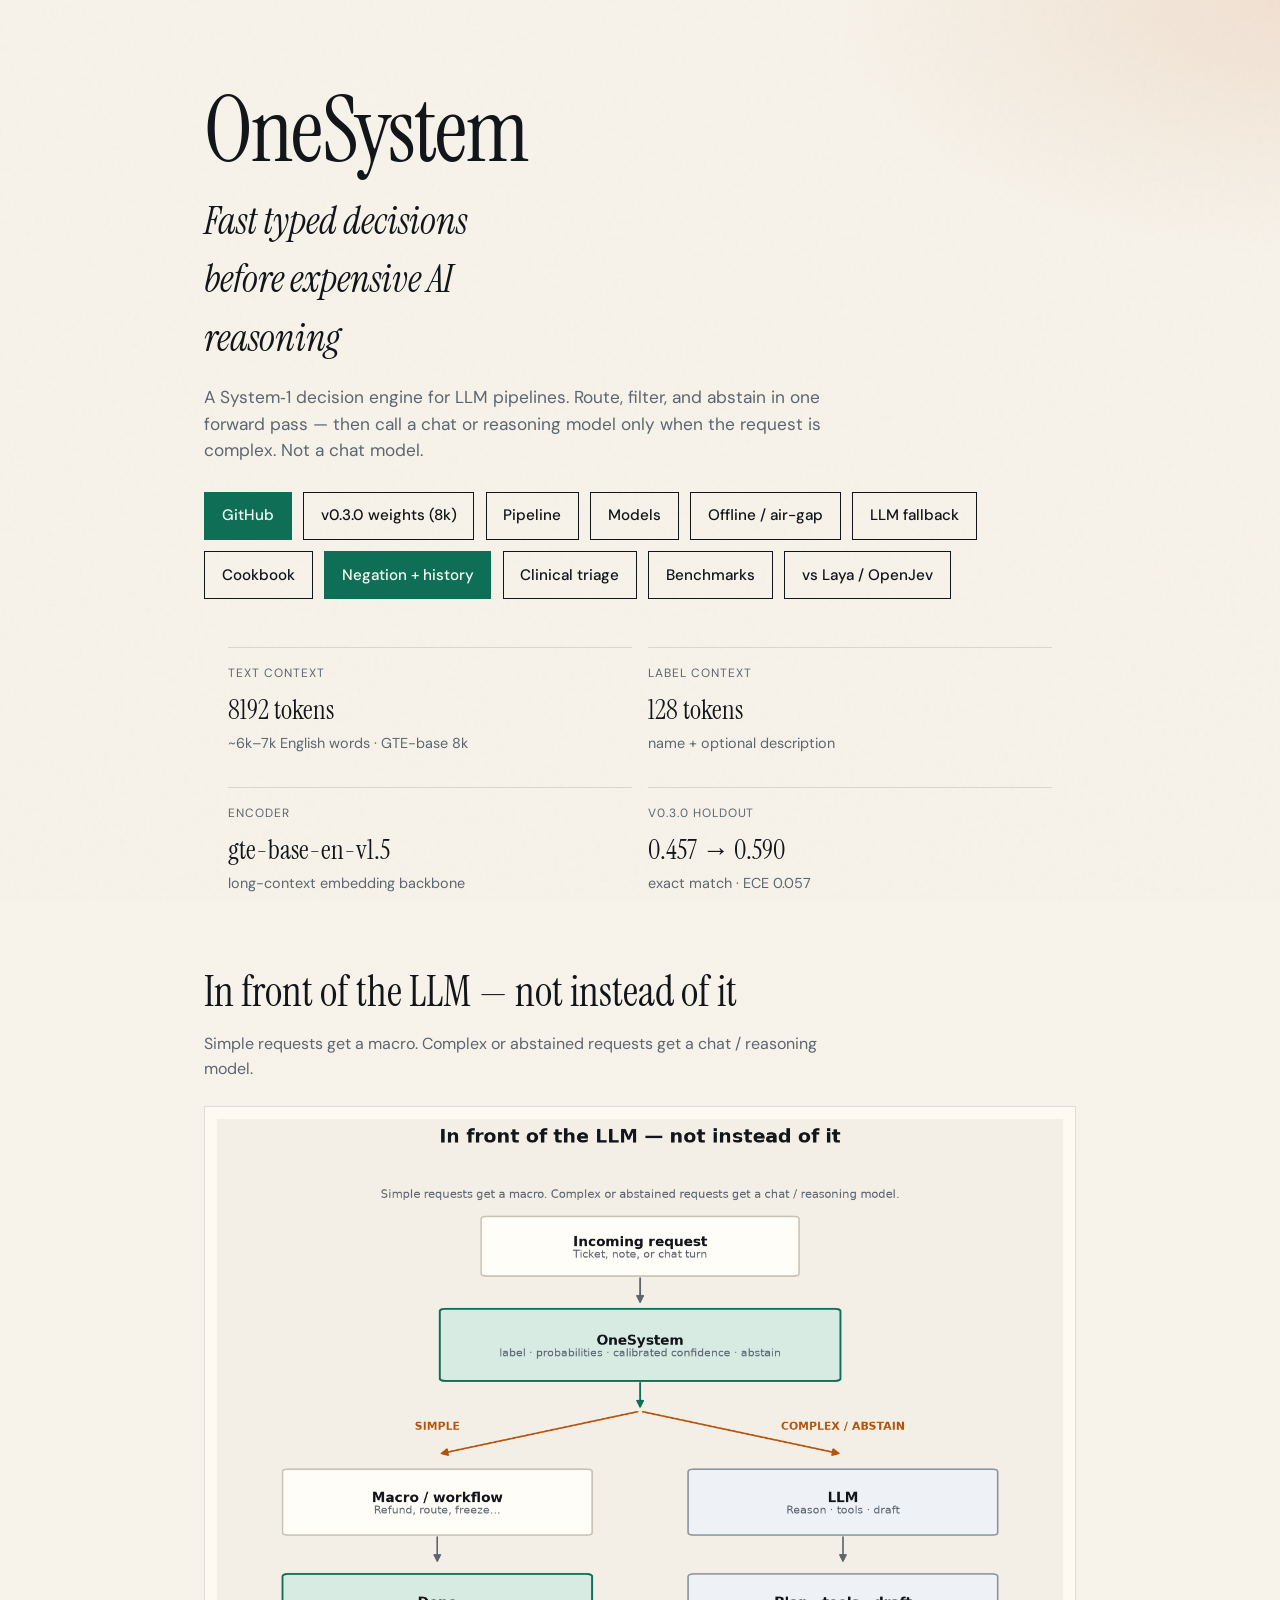
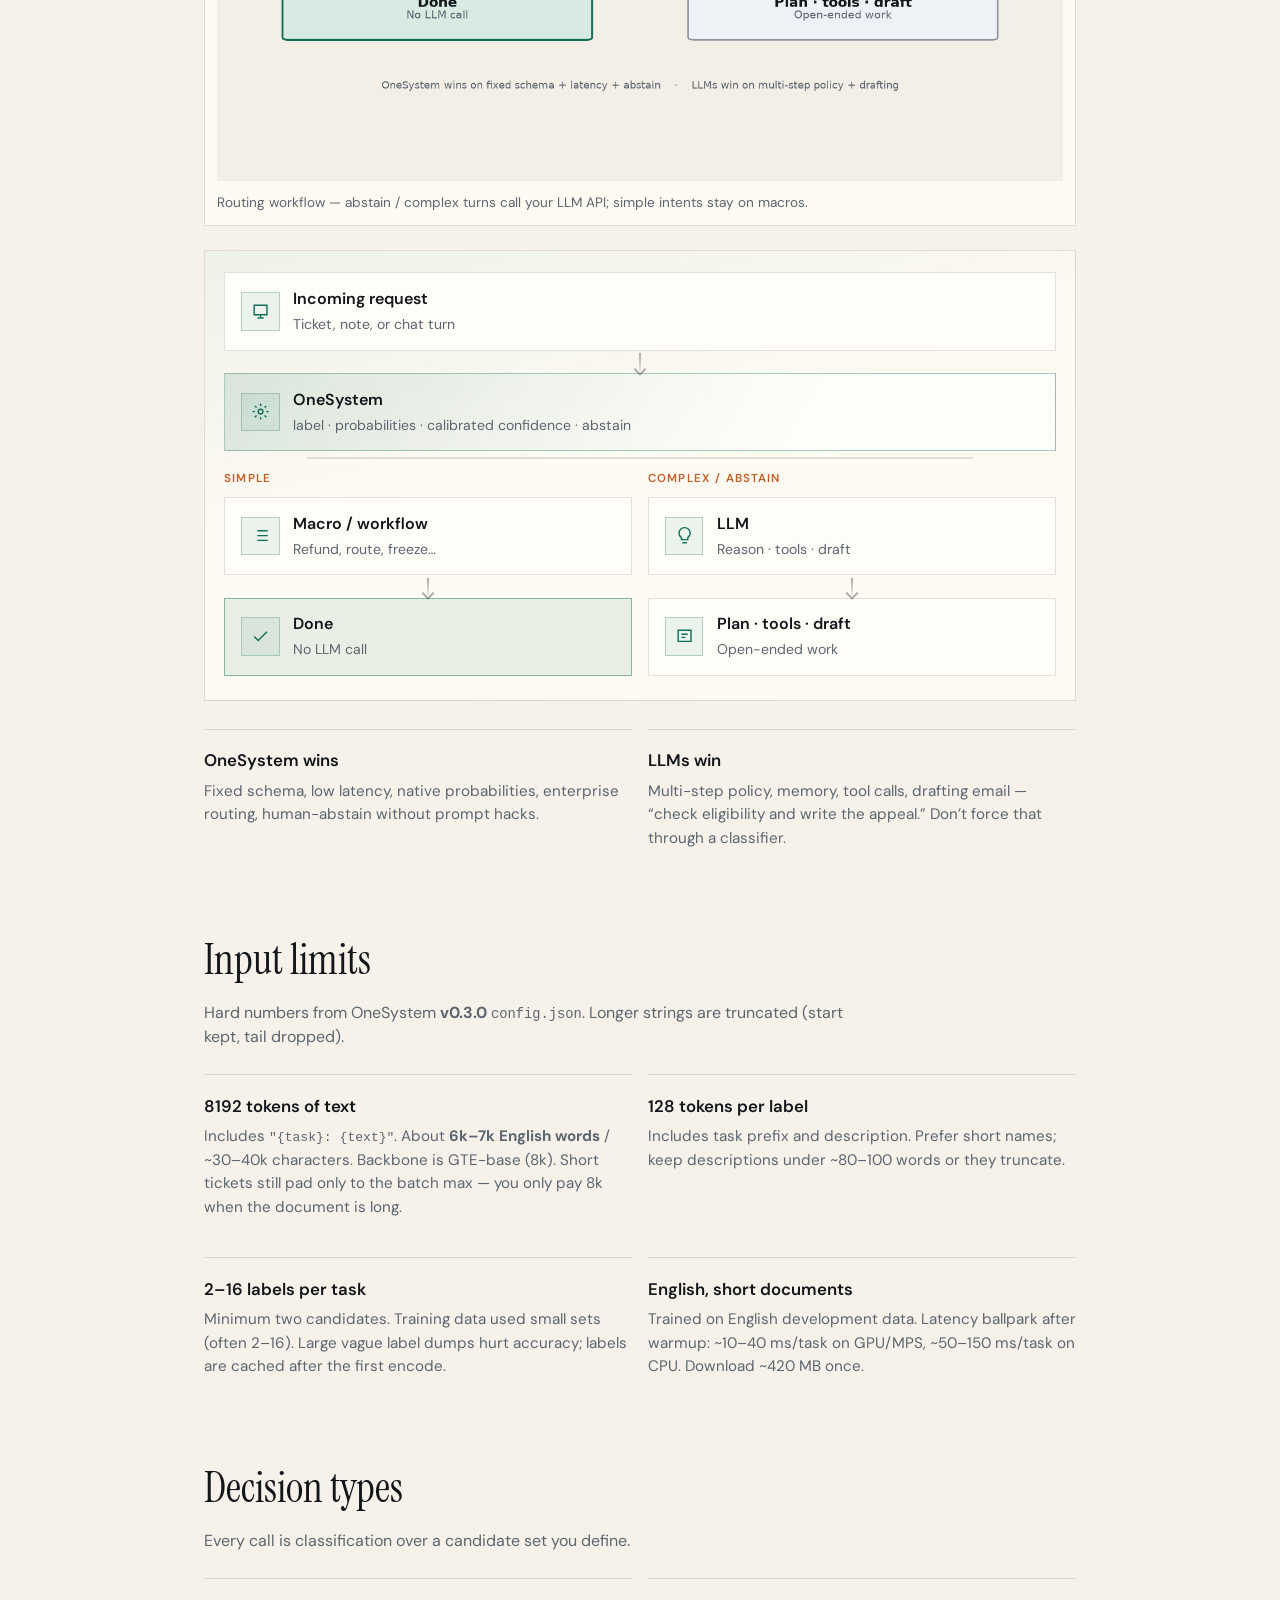
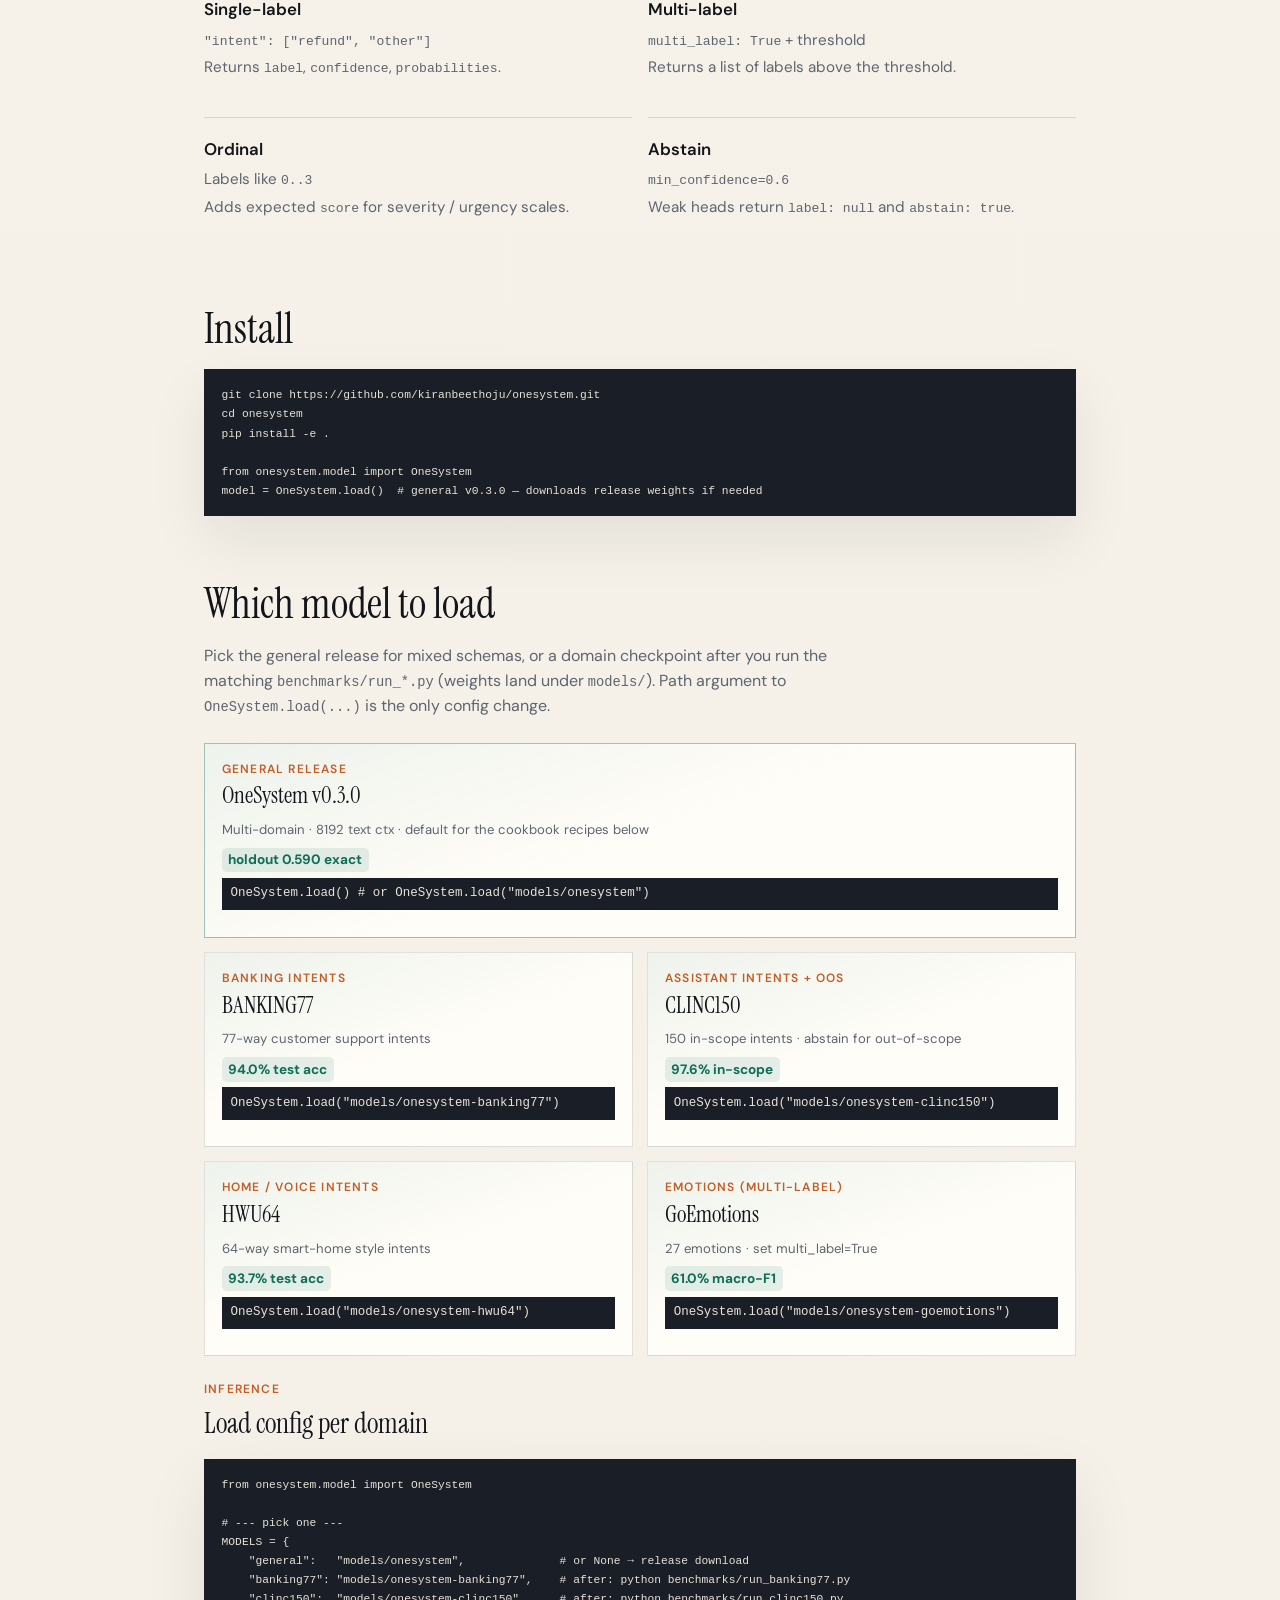
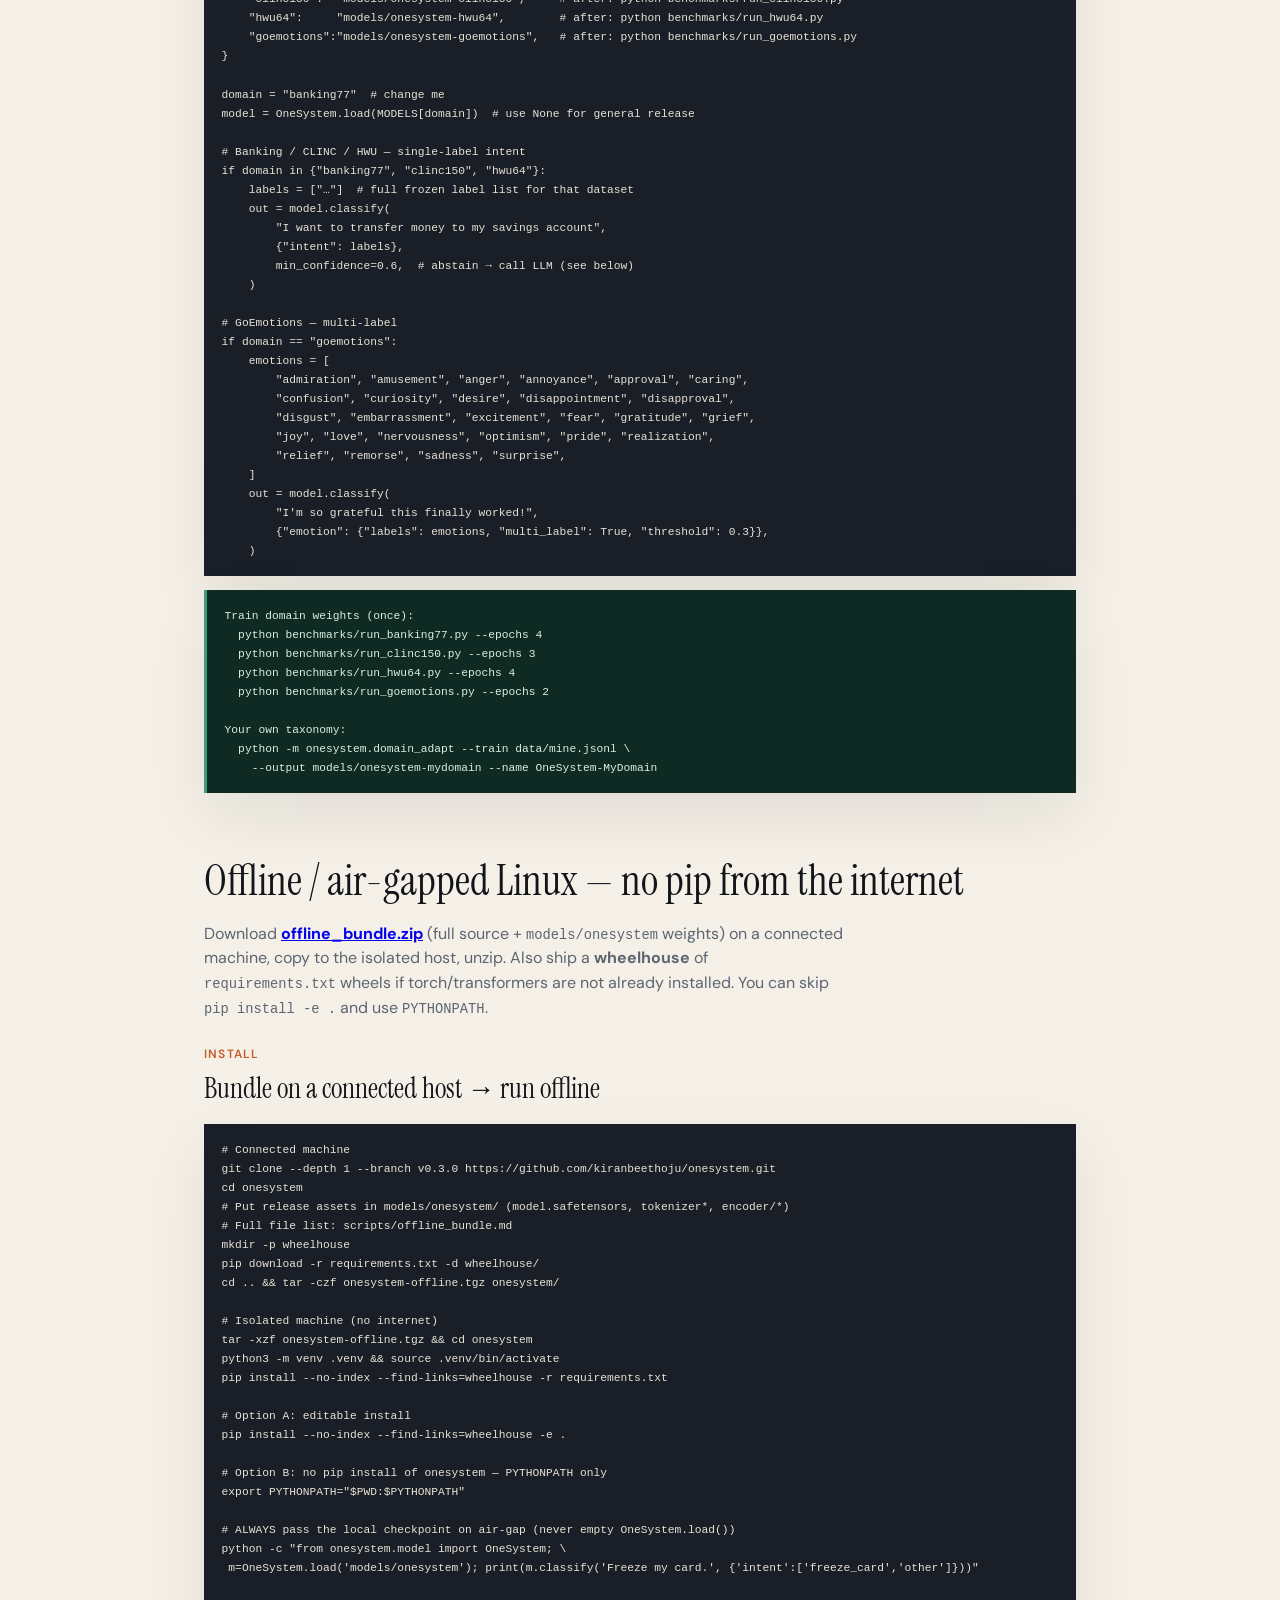
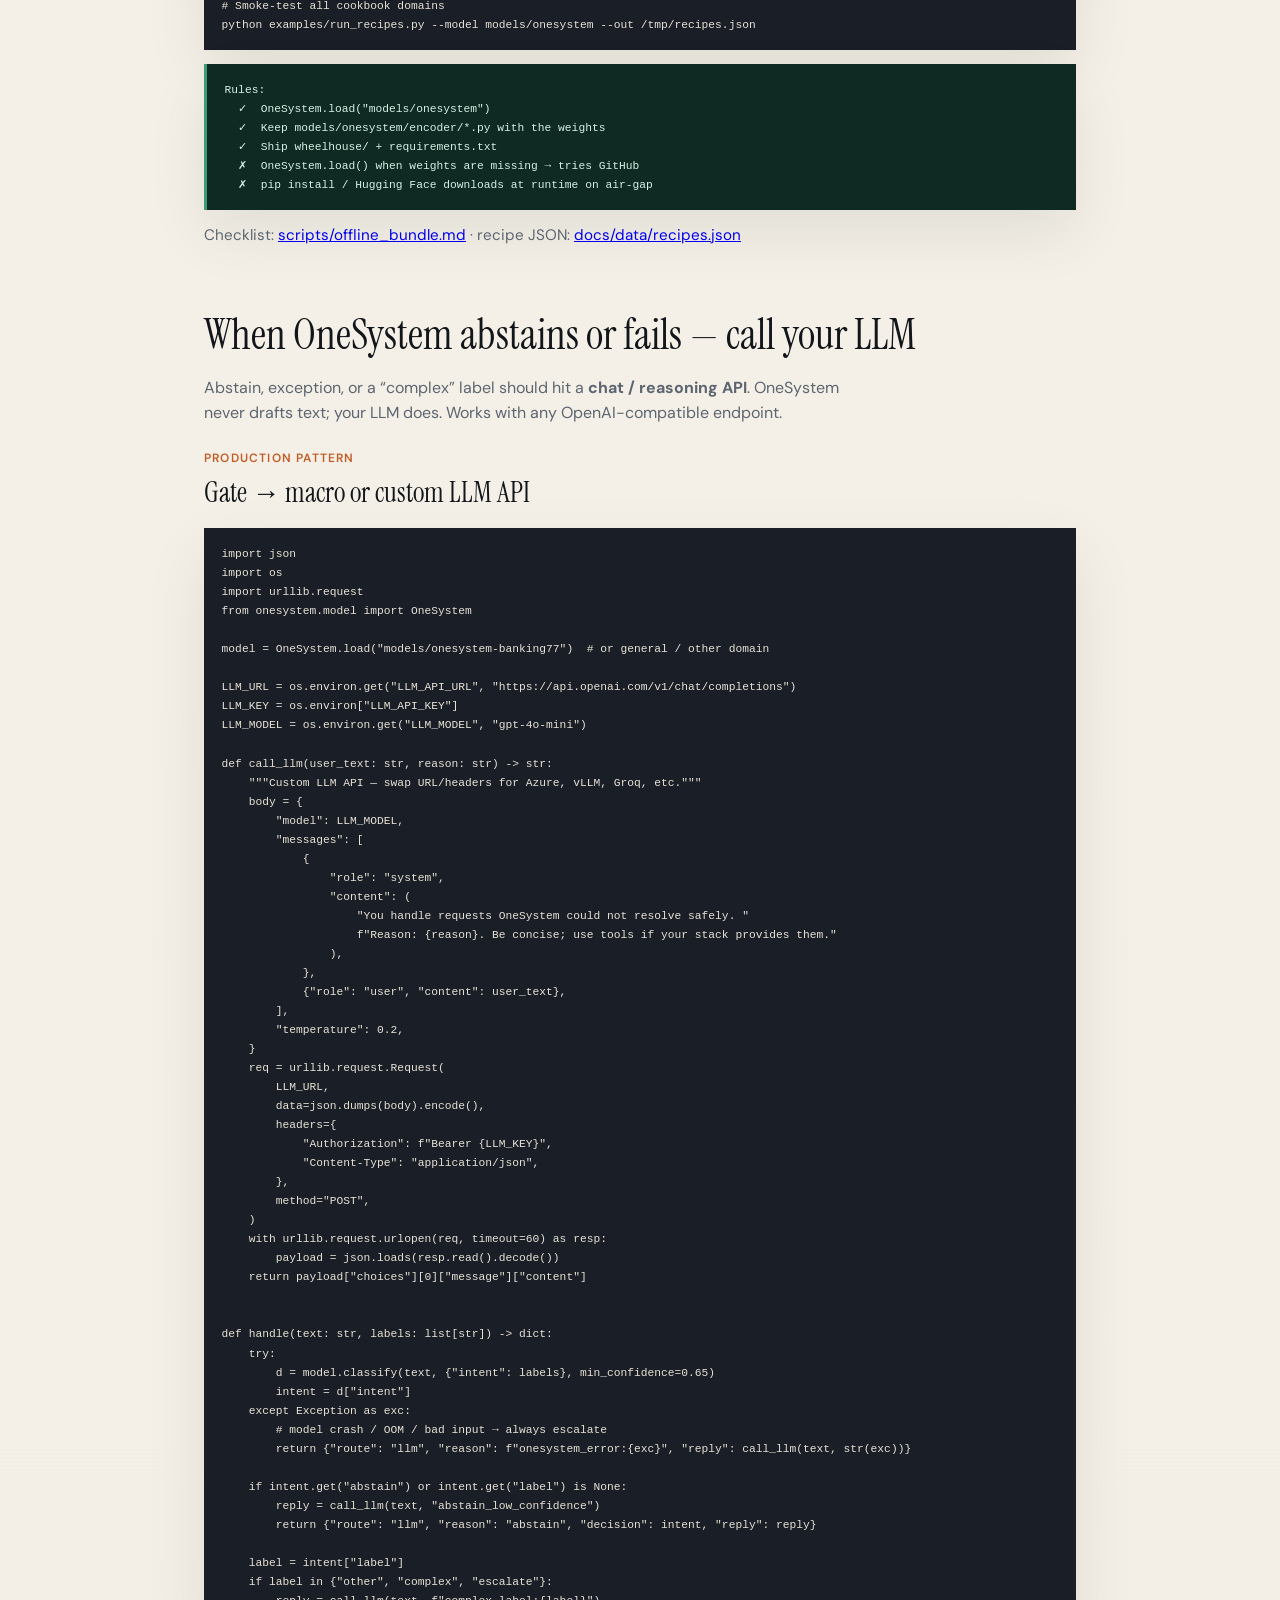
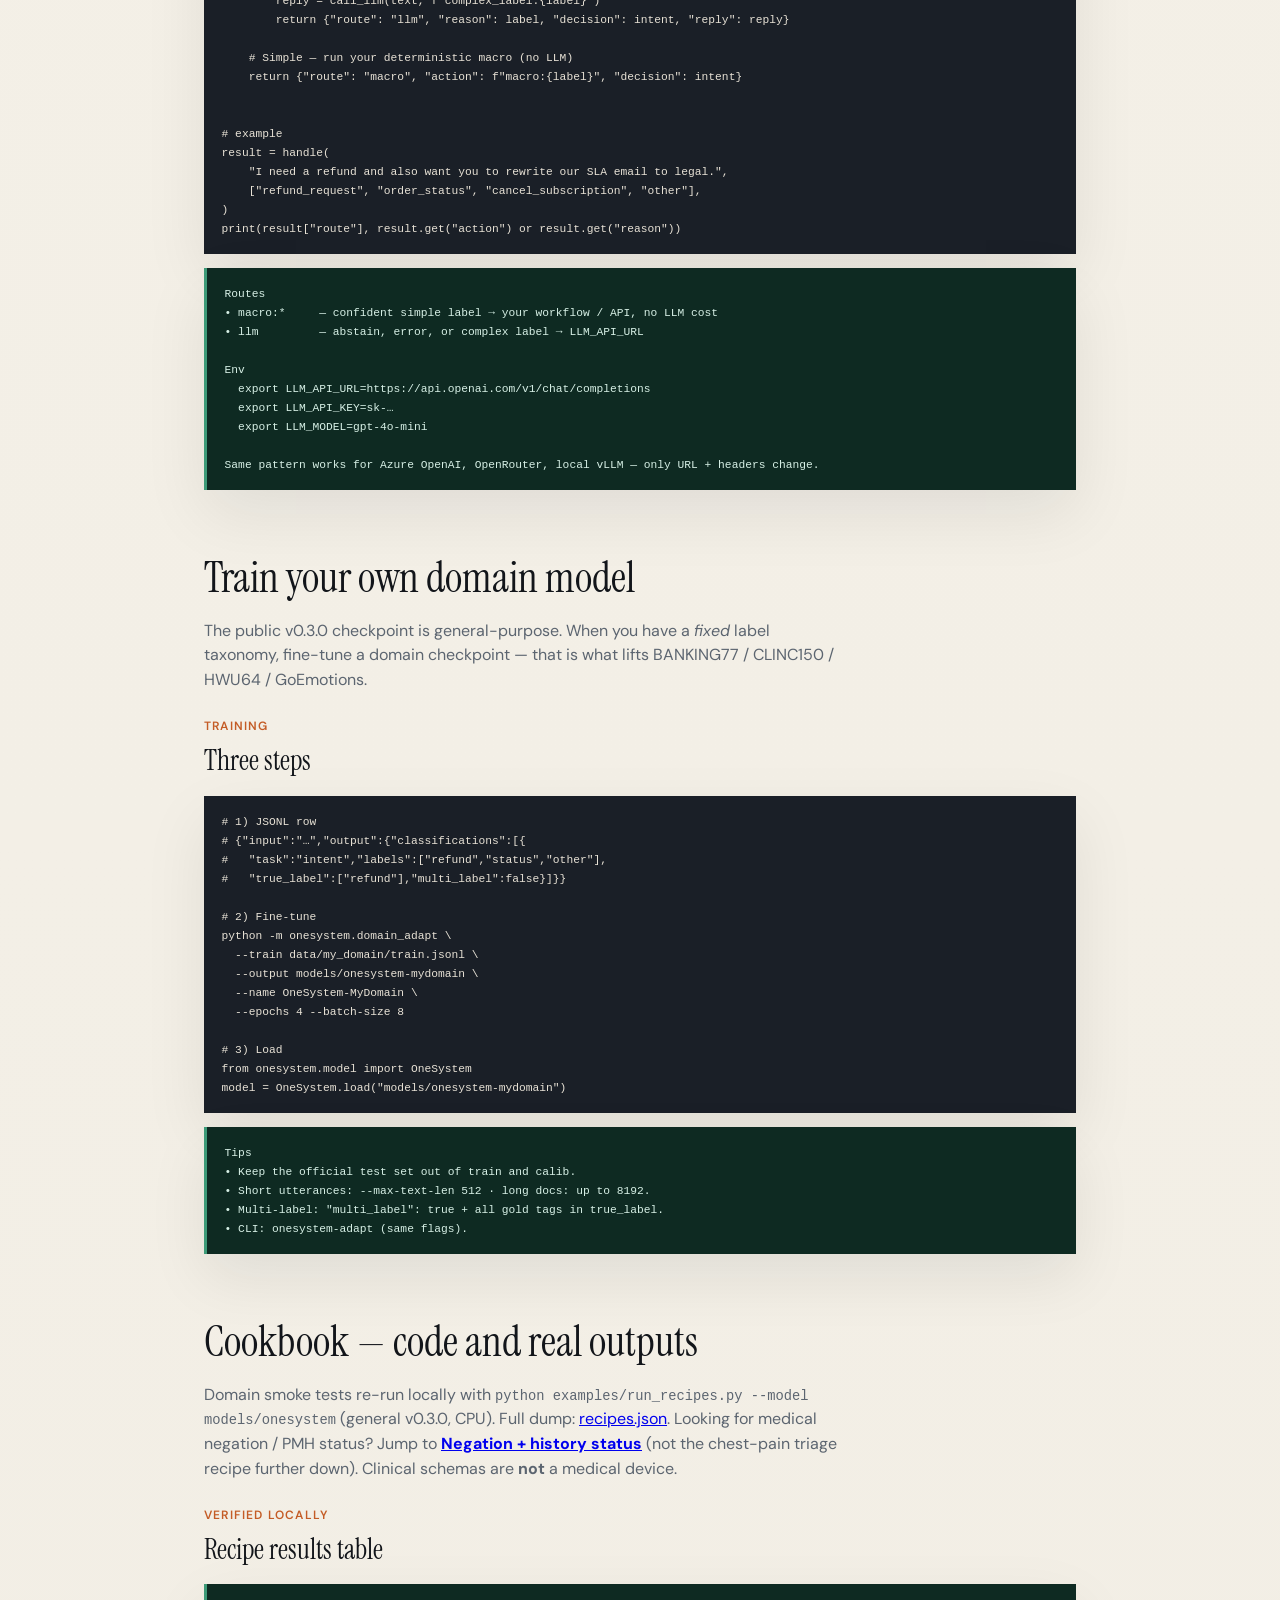
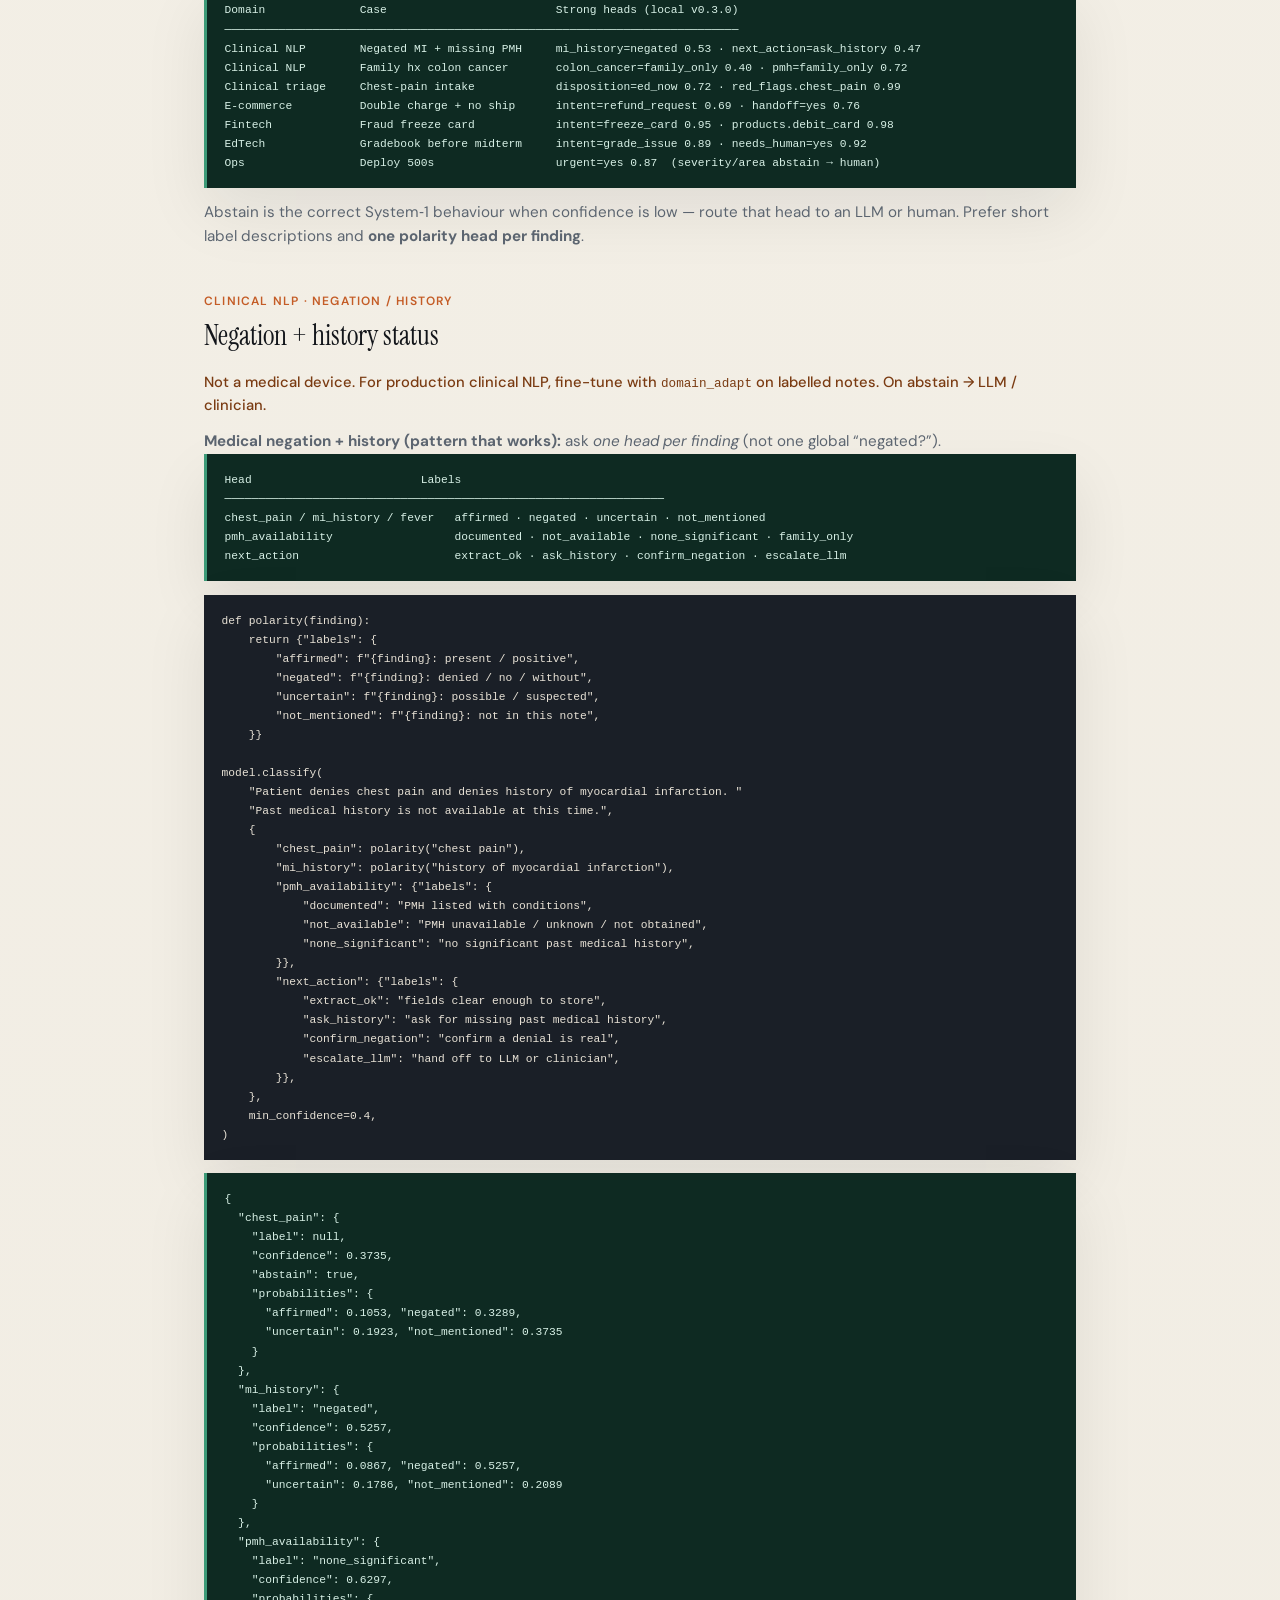
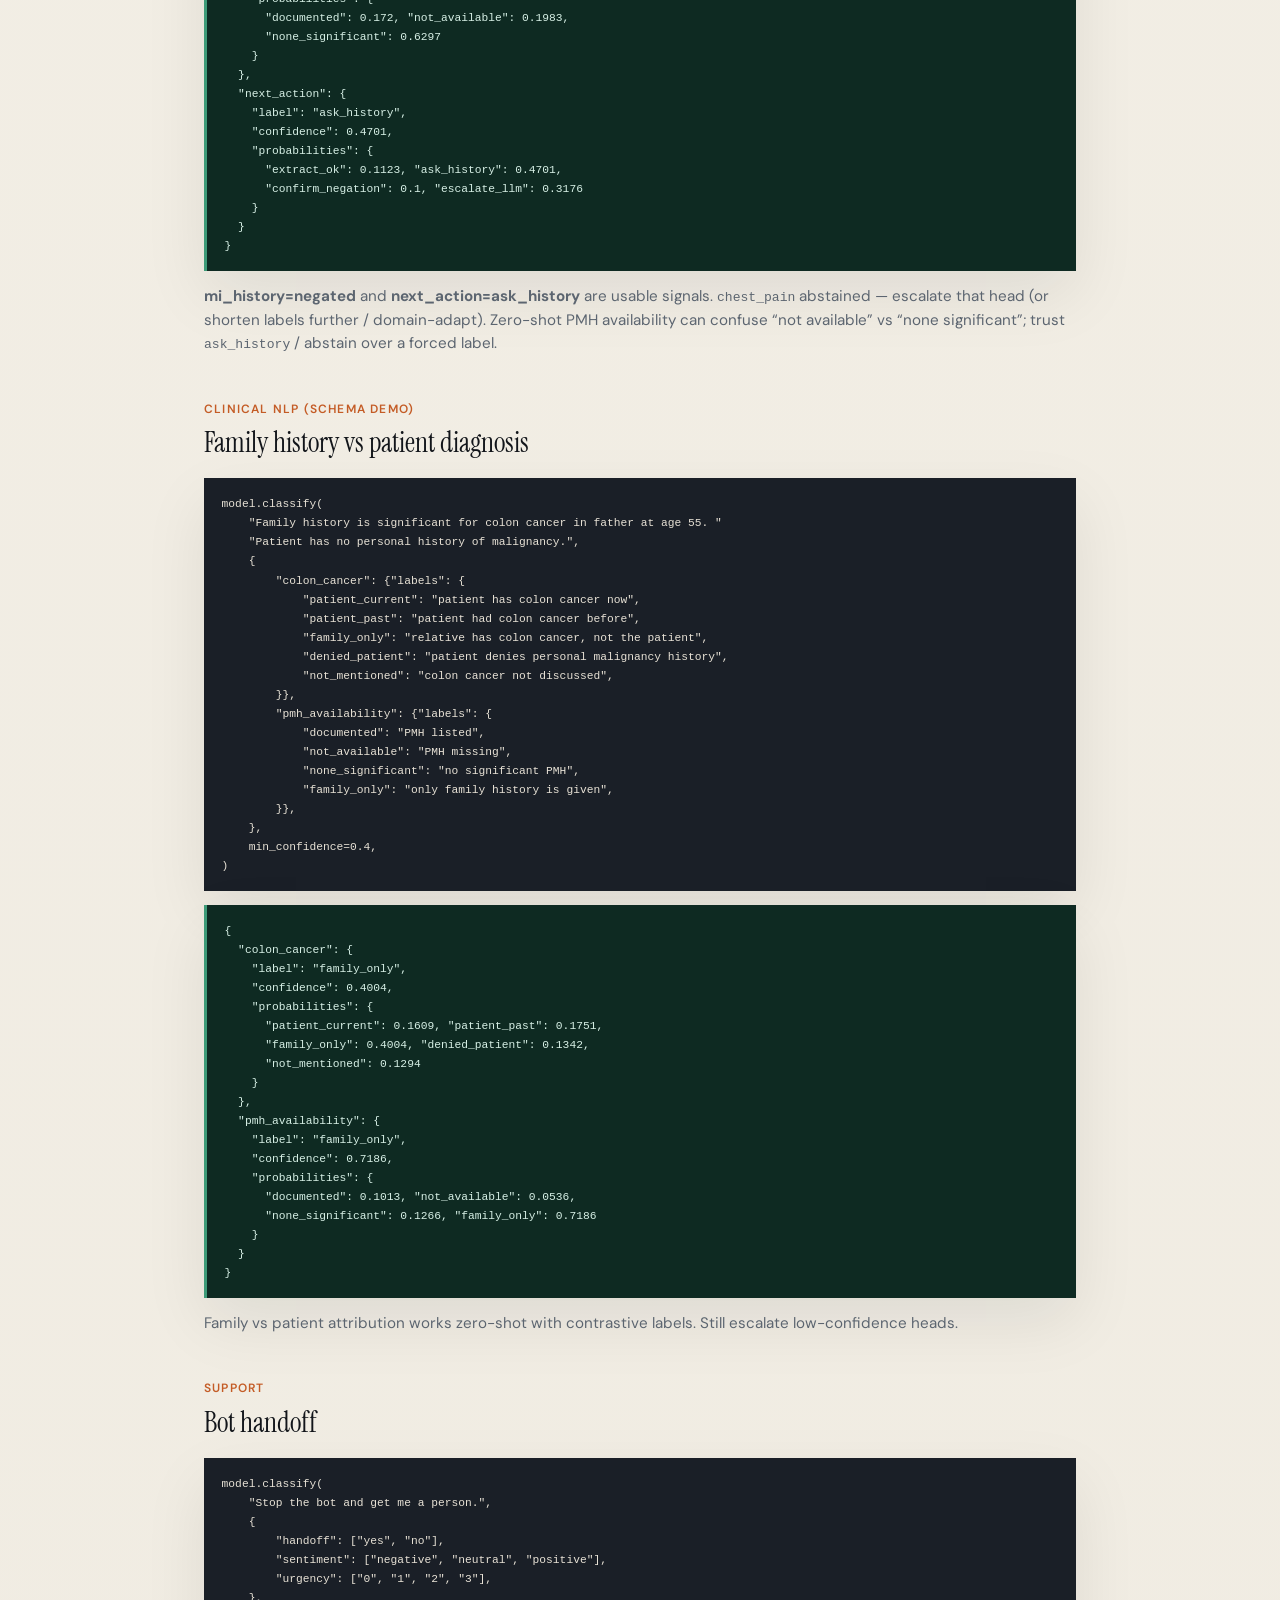
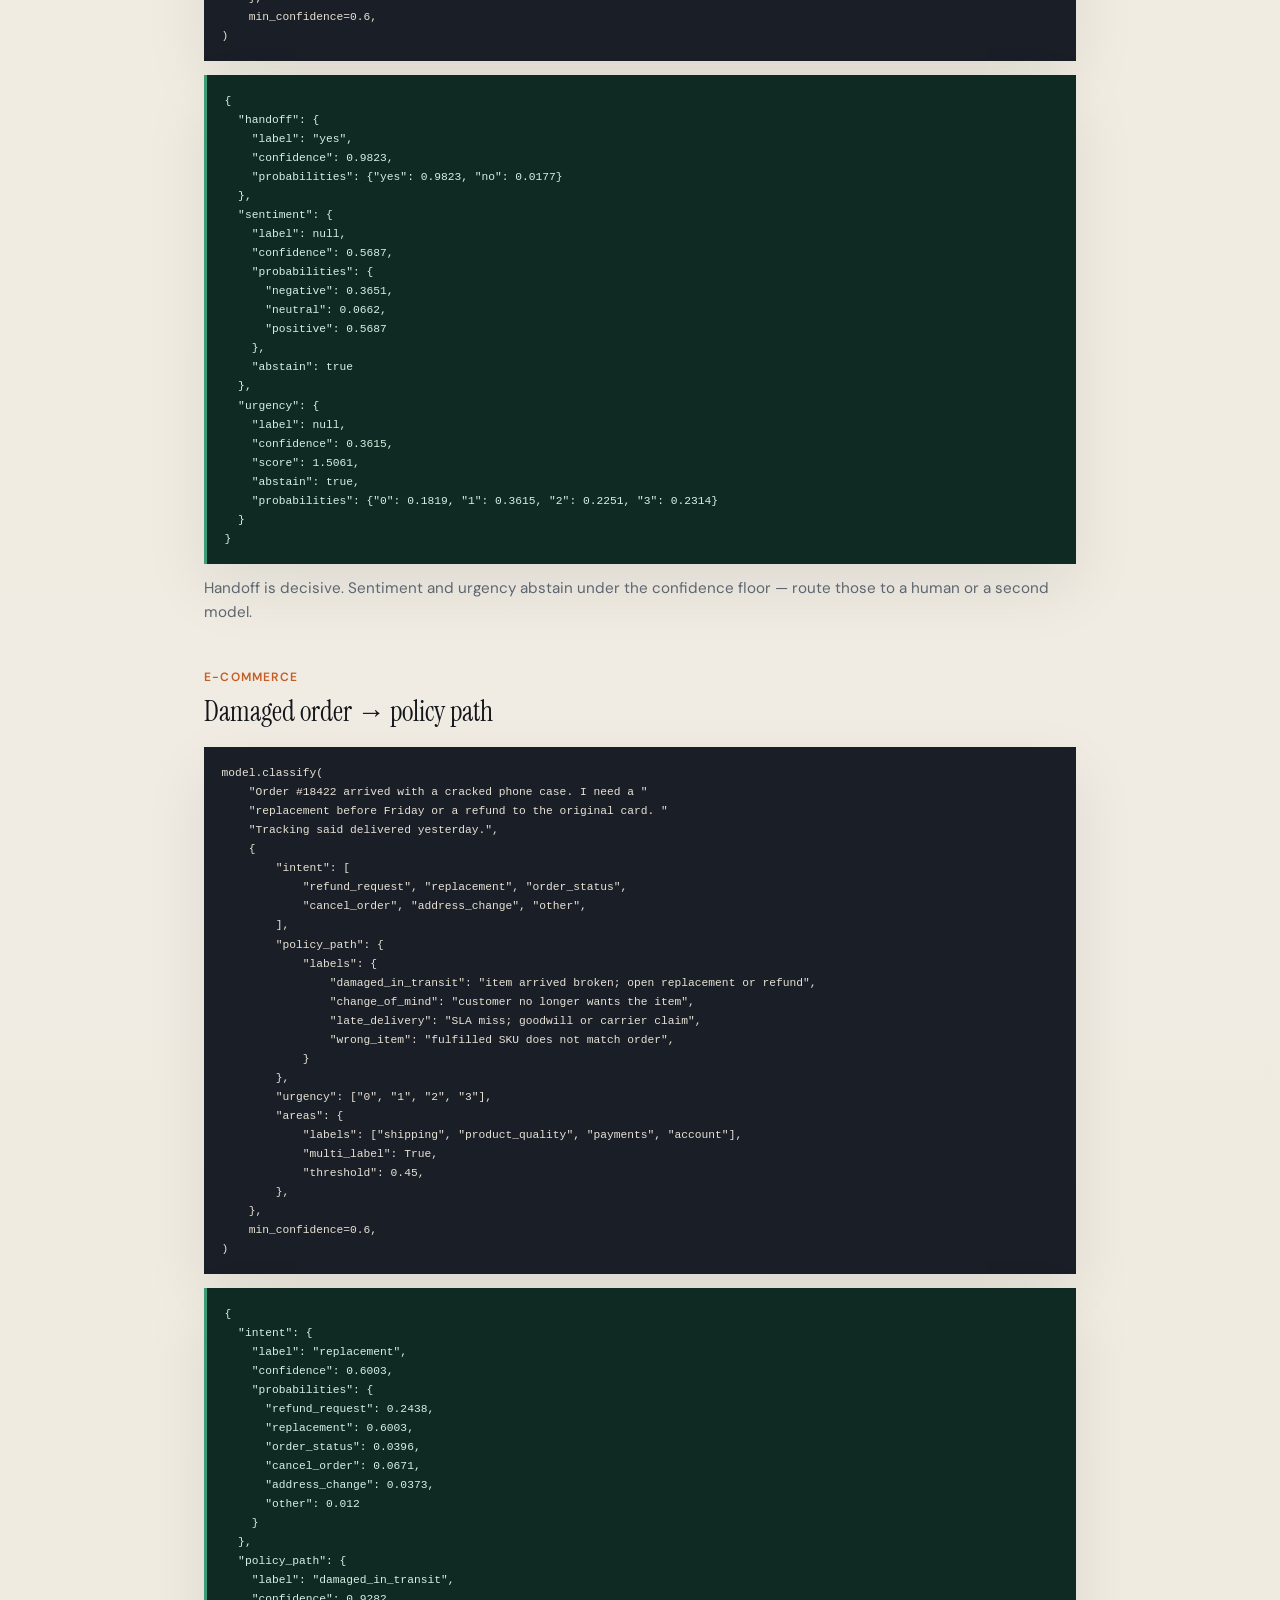
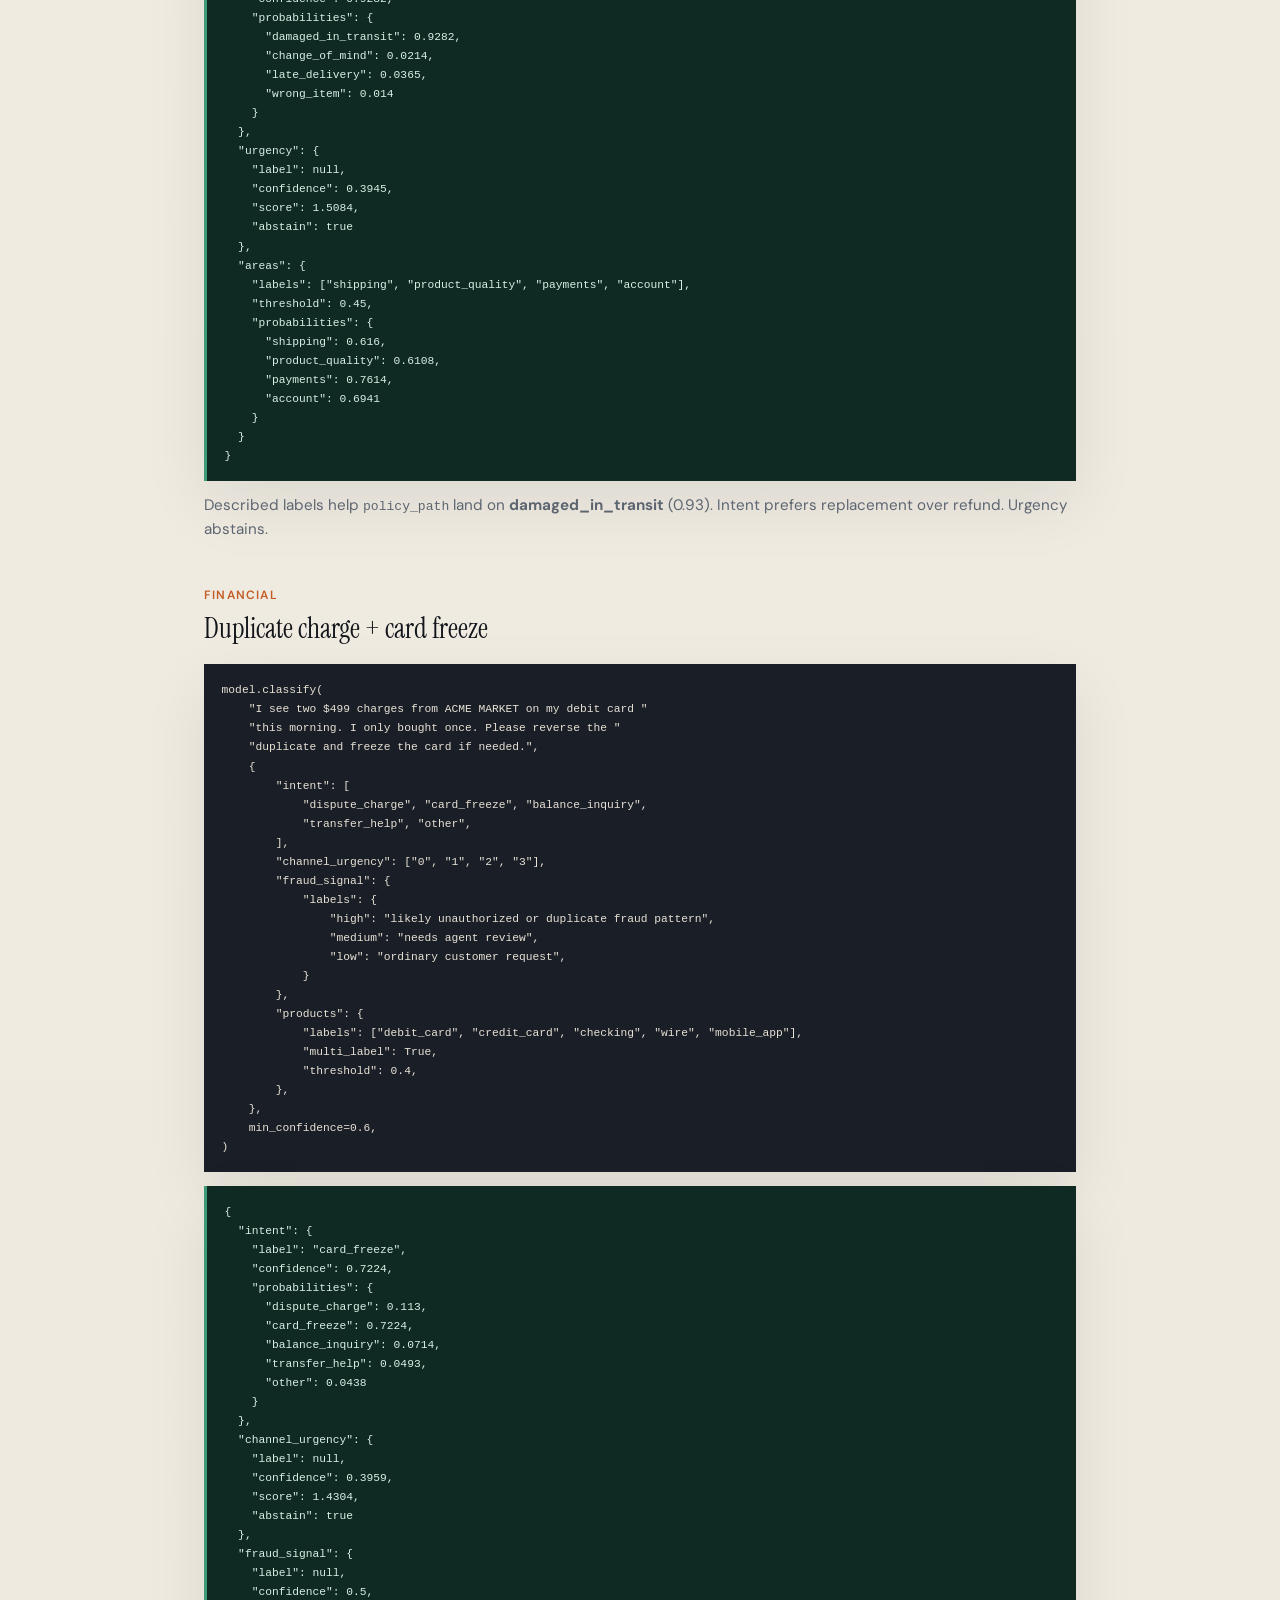
<file: docs/index.html>
<!DOCTYPE html>
<html lang="en">
<head>
  <meta charset="utf-8" />
  <meta name="viewport" content="width=device-width, initial-scale=1" />
  <title>OneSystem — System‑1 decision engine for LLM pipelines</title>
  <meta name="description" content="Fast typed decisions before expensive AI reasoning. Calibrated confidence, abstain, one forward pass. Complements LLMs — does not replace them." />
  <link rel="preconnect" href="https://fonts.googleapis.com" />
  <link rel="preconnect" href="https://fonts.gstatic.com" crossorigin />
  <link href="https://fonts.googleapis.com/css2?family=DM+Sans:ital,opsz,wght@0,9..40,400;0,9..40,500;0,9..40,600;1,9..40,400&family=Instrument+Serif:ital@0;1&display=swap" rel="stylesheet" />
  <link rel="stylesheet" href="styles.css" />
</head>
<body>
  <div class="noise" aria-hidden="true"></div>

  <header class="hero">
    <p class="brand">OneSystem</p>
    <h1>Fast typed decisions before expensive AI reasoning</h1>
    <p class="lede">A System‑1 decision engine for LLM pipelines. Route, filter, and abstain in one forward pass — then call a chat or reasoning model only when the request is complex. Not a chat model.</p>
    <div class="cta">
      <a class="btn primary" href="https://github.com/kiranbeethoju/onesystem">GitHub</a>
      <a class="btn" href="https://github.com/kiranbeethoju/onesystem/releases/tag/v0.3.0">v0.3.0 weights (8k)</a>
      <a class="btn" href="#pipeline">Pipeline</a>
      <a class="btn" href="#models">Models</a>
      <a class="btn" href="#offline">Offline / air-gap</a>
      <a class="btn" href="#llm-fallback">LLM fallback</a>
      <a class="btn" href="#cookbook">Cookbook</a>
      <a class="btn primary" href="#clinical-nlp">Negation + history</a>
      <a class="btn" href="#clinical">Clinical triage</a>
      <a class="btn" href="benchmarks.html">Benchmarks</a>
      <a class="btn" href="comparison.html">vs Laya / OpenJev</a>
    </div>
  </header>

  <main>
    <section class="strip">
      <div>
        <span class="k">Text context</span>
        <strong>8192 tokens</strong>
        <em>~6k–7k English words · GTE-base 8k</em>
      </div>
      <div>
        <span class="k">Label context</span>
        <strong>128 tokens</strong>
        <em>name + optional description</em>
      </div>
      <div>
        <span class="k">Encoder</span>
        <strong>gte-base-en-v1.5</strong>
        <em>long-context embedding backbone</em>
      </div>
      <div>
        <span class="k">v0.3.0 holdout</span>
        <strong>0.457 → 0.590</strong>
        <em>exact match · ECE 0.057</em>
      </div>
    </section>

    <section id="pipeline">
      <h2>In front of the LLM — not instead of it</h2>
      <p class="section-lede">Simple requests get a macro. Complex or abstained requests get a chat / reasoning model.</p>

      <figure class="diagram">
        <img src="assets/pipeline.png" alt="OneSystem routing: request → OneSystem → simple macro or complex LLM path" width="1472" height="1152" loading="lazy" />
        <figcaption>Routing workflow — abstain / complex turns call your LLM API; simple intents stay on macros.</figcaption>
      </figure>

      <div class="flow" aria-label="OneSystem routing workflow">
        <div class="flow-step">
          <span class="flow-icon" aria-hidden="true">
            <svg viewBox="0 0 24 24" fill="none" stroke="currentColor" stroke-width="1.75"><path d="M4 4h16v12H4z"/><path d="M8 20h8"/><path d="M12 16v4"/></svg>
          </span>
          <div>
            <strong>Incoming request</strong>
            <em>Ticket, note, or chat turn</em>
          </div>
        </div>
        <div class="flow-arrow" aria-hidden="true"></div>
        <div class="flow-step flow-step-accent">
          <span class="flow-icon" aria-hidden="true">
            <svg viewBox="0 0 24 24" fill="none" stroke="currentColor" stroke-width="1.75"><circle cx="12" cy="12" r="3"/><path d="M12 2v3M12 19v3M2 12h3M19 12h3M4.9 4.9l2.1 2.1M17 17l2.1 2.1M4.9 19.1 7 17M17 7l2.1-2.1"/></svg>
          </span>
          <div>
            <strong>OneSystem</strong>
            <em>label · probabilities · calibrated confidence · abstain</em>
          </div>
        </div>
        <div class="flow-split">
          <div class="flow-branch">
            <span class="flow-branch-label">Simple</span>
            <div class="flow-step">
              <span class="flow-icon" aria-hidden="true">
                <svg viewBox="0 0 24 24" fill="none" stroke="currentColor" stroke-width="1.75"><path d="M8 6h13M8 12h13M8 18h13"/><path d="M3 6h.01M3 12h.01M3 18h.01"/></svg>
              </span>
              <div><strong>Macro / workflow</strong><em>Refund, route, freeze…</em></div>
            </div>
            <div class="flow-arrow" aria-hidden="true"></div>
            <div class="flow-step flow-step-done">
              <span class="flow-icon" aria-hidden="true">
                <svg viewBox="0 0 24 24" fill="none" stroke="currentColor" stroke-width="1.75"><path d="M20 6 9 17l-5-5"/></svg>
              </span>
              <div><strong>Done</strong><em>No LLM call</em></div>
            </div>
          </div>
          <div class="flow-branch">
            <span class="flow-branch-label">Complex / abstain</span>
            <div class="flow-step">
              <span class="flow-icon" aria-hidden="true">
                <svg viewBox="0 0 24 24" fill="none" stroke="currentColor" stroke-width="1.75"><path d="M12 2a7 7 0 0 1 7 7c0 2.5-1.2 4.2-3 5.5V17H8v-2.5C6.2 13.2 5 11.5 5 9a7 7 0 0 1 7-7z"/><path d="M9 21h6"/></svg>
              </span>
              <div><strong>LLM</strong><em>Reason · tools · draft</em></div>
            </div>
            <div class="flow-arrow" aria-hidden="true"></div>
            <div class="flow-step">
              <span class="flow-icon" aria-hidden="true">
                <svg viewBox="0 0 24 24" fill="none" stroke="currentColor" stroke-width="1.75"><path d="M4 4h16v14H4z"/><path d="M8 9h8M8 13h5"/></svg>
              </span>
              <div><strong>Plan · tools · draft</strong><em>Open-ended work</em></div>
            </div>
          </div>
        </div>
      </div>

      <div class="type-grid">
        <article>
          <h3>OneSystem wins</h3>
          <p>Fixed schema, low latency, native probabilities, enterprise routing, human-abstain without prompt hacks.</p>
        </article>
        <article>
          <h3>LLMs win</h3>
          <p>Multi-step policy, memory, tool calls, drafting email — “check eligibility and write the appeal.” Don’t force that through a classifier.</p>
        </article>
      </div>
    </section>

    <section id="limits">
      <h2>Input limits</h2>
      <p class="section-lede">Hard numbers from OneSystem <strong>v0.3.0</strong> <code>config.json</code>. Longer strings are truncated (start kept, tail dropped).</p>
      <div class="type-grid">
        <article>
          <h3>8192 tokens of text</h3>
          <p>Includes <code>"{task}: {text}"</code>. About <strong>6k–7k English words</strong> / ~30–40k characters. Backbone is GTE-base (8k). Short tickets still pad only to the batch max — you only pay 8k when the document is long.</p>
        </article>
        <article>
          <h3>128 tokens per label</h3>
          <p>Includes task prefix and description. Prefer short names; keep descriptions under ~80–100 words or they truncate.</p>
        </article>
        <article>
          <h3>2–16 labels per task</h3>
          <p>Minimum two candidates. Training data used small sets (often 2–16). Large vague label dumps hurt accuracy; labels are cached after the first encode.</p>
        </article>
        <article>
          <h3>English, short documents</h3>
          <p>Trained on English development data. Latency ballpark after warmup: ~10–40&nbsp;ms/task on GPU/MPS, ~50–150&nbsp;ms/task on CPU. Download ~420&nbsp;MB once.</p>
        </article>
      </div>
    </section>

    <section id="types">
      <h2>Decision types</h2>
      <p class="section-lede">Every call is classification over a candidate set you define.</p>
      <div class="type-grid">
        <article>
          <h3>Single-label</h3>
          <p><code>"intent": ["refund", "other"]</code></p>
          <p>Returns <code>label</code>, <code>confidence</code>, <code>probabilities</code>.</p>
        </article>
        <article>
          <h3>Multi-label</h3>
          <p><code>multi_label: True</code> + threshold</p>
          <p>Returns a list of labels above the threshold.</p>
        </article>
        <article>
          <h3>Ordinal</h3>
          <p>Labels like <code>0..3</code></p>
          <p>Adds expected <code>score</code> for severity / urgency scales.</p>
        </article>
        <article>
          <h3>Abstain</h3>
          <p><code>min_confidence=0.6</code></p>
          <p>Weak heads return <code>label: null</code> and <code>abstain: true</code>.</p>
        </article>
      </div>
    </section>

    <section id="install">
      <h2>Install</h2>
      <pre class="code"><code>git clone https://github.com/kiranbeethoju/onesystem.git
cd onesystem
pip install -e .

from onesystem.model import OneSystem
model = OneSystem.load()  # general v0.3.0 — downloads release weights if needed</code></pre>
    </section>

    <section id="models">
      <h2>Which model to load</h2>
      <p class="section-lede">
        Pick the general release for mixed schemas, or a domain checkpoint after you run the matching
        <code>benchmarks/run_*.py</code> (weights land under <code>models/</code>).
        Path argument to <code>OneSystem.load(...)</code> is the only config change.
      </p>

      <div class="model-grid">
        <article class="model-card featured">
          <p class="domain">General release</p>
          <h3>OneSystem v0.3.0</h3>
          <p class="meta">Multi-domain · 8192 text ctx · default for the cookbook recipes below</p>
          <span class="score">holdout 0.590 exact</span>
          <code class="path">OneSystem.load()  # or OneSystem.load("models/onesystem")</code>
        </article>
        <article class="model-card">
          <p class="domain">Banking intents</p>
          <h3>BANKING77</h3>
          <p class="meta">77-way customer support intents</p>
          <span class="score">94.0% test acc</span>
          <code class="path">OneSystem.load("models/onesystem-banking77")</code>
        </article>
        <article class="model-card">
          <p class="domain">Assistant intents + OOS</p>
          <h3>CLINC150</h3>
          <p class="meta">150 in-scope intents · abstain for out-of-scope</p>
          <span class="score">97.6% in-scope</span>
          <code class="path">OneSystem.load("models/onesystem-clinc150")</code>
        </article>
        <article class="model-card">
          <p class="domain">Home / voice intents</p>
          <h3>HWU64</h3>
          <p class="meta">64-way smart-home style intents</p>
          <span class="score">93.7% test acc</span>
          <code class="path">OneSystem.load("models/onesystem-hwu64")</code>
        </article>
        <article class="model-card">
          <p class="domain">Emotions (multi-label)</p>
          <h3>GoEmotions</h3>
          <p class="meta">27 emotions · set multi_label=True</p>
          <span class="score">61.0% macro-F1</span>
          <code class="path">OneSystem.load("models/onesystem-goemotions")</code>
        </article>
      </div>

      <article class="recipe" id="domain-loads">
        <header>
          <p class="domain">Inference</p>
          <h3>Load config per domain</h3>
        </header>
        <pre class="code"><code>from onesystem.model import OneSystem

# --- pick one ---
MODELS = {
    "general":   "models/onesystem",              # or None → release download
    "banking77": "models/onesystem-banking77",    # after: python benchmarks/run_banking77.py
    "clinc150":  "models/onesystem-clinc150",     # after: python benchmarks/run_clinc150.py
    "hwu64":     "models/onesystem-hwu64",        # after: python benchmarks/run_hwu64.py
    "goemotions":"models/onesystem-goemotions",   # after: python benchmarks/run_goemotions.py
}

domain = "banking77"  # change me
model = OneSystem.load(MODELS[domain])  # use None for general release

# Banking / CLINC / HWU — single-label intent
if domain in {"banking77", "clinc150", "hwu64"}:
    labels = ["…"]  # full frozen label list for that dataset
    out = model.classify(
        "I want to transfer money to my savings account",
        {"intent": labels},
        min_confidence=0.6,  # abstain → call LLM (see below)
    )

# GoEmotions — multi-label
if domain == "goemotions":
    emotions = [
        "admiration", "amusement", "anger", "annoyance", "approval", "caring",
        "confusion", "curiosity", "desire", "disappointment", "disapproval",
        "disgust", "embarrassment", "excitement", "fear", "gratitude", "grief",
        "joy", "love", "nervousness", "optimism", "pride", "realization",
        "relief", "remorse", "sadness", "surprise",
    ]
    out = model.classify(
        "I'm so grateful this finally worked!",
        {"emotion": {"labels": emotions, "multi_label": True, "threshold": 0.3}},
    )</code></pre>
        <pre class="out"><code>Train domain weights (once):
  python benchmarks/run_banking77.py --epochs 4
  python benchmarks/run_clinc150.py --epochs 3
  python benchmarks/run_hwu64.py --epochs 4
  python benchmarks/run_goemotions.py --epochs 2

Your own taxonomy:
  python -m onesystem.domain_adapt --train data/mine.jsonl \
    --output models/onesystem-mydomain --name OneSystem-MyDomain</code></pre>
      </article>
    </section>

    <section id="offline">
      <h2>Offline / air-gapped Linux — no pip from the internet</h2>
      <p class="section-lede">
        Download <a href="https://github.com/kiranbeethoju/onesystem/releases/download/v0.3.0/offline_bundle.zip"><strong>offline_bundle.zip</strong></a>
        (full source + <code>models/onesystem</code> weights) on a connected machine, copy to the isolated host, unzip.
        Also ship a <strong>wheelhouse</strong> of <code>requirements.txt</code> wheels if torch/transformers are not already installed.
        You can skip <code>pip install -e .</code> and use <code>PYTHONPATH</code>.
      </p>

      <article class="recipe" id="offline-steps">
        <header>
          <p class="domain">Install</p>
          <h3>Bundle on a connected host → run offline</h3>
        </header>
        <pre class="code"><code># Connected machine
git clone --depth 1 --branch v0.3.0 https://github.com/kiranbeethoju/onesystem.git
cd onesystem
# Put release assets in models/onesystem/ (model.safetensors, tokenizer*, encoder/*)
# Full file list: scripts/offline_bundle.md
mkdir -p wheelhouse
pip download -r requirements.txt -d wheelhouse/
cd .. && tar -czf onesystem-offline.tgz onesystem/

# Isolated machine (no internet)
tar -xzf onesystem-offline.tgz && cd onesystem
python3 -m venv .venv && source .venv/bin/activate
pip install --no-index --find-links=wheelhouse -r requirements.txt

# Option A: editable install
pip install --no-index --find-links=wheelhouse -e .

# Option B: no pip install of onesystem — PYTHONPATH only
export PYTHONPATH="$PWD:$PYTHONPATH"

# ALWAYS pass the local checkpoint on air-gap (never empty OneSystem.load())
python -c "from onesystem.model import OneSystem; \
 m=OneSystem.load('models/onesystem'); print(m.classify('Freeze my card.', {'intent':['freeze_card','other']}))"

# Smoke-test all cookbook domains
python examples/run_recipes.py --model models/onesystem --out /tmp/recipes.json</code></pre>
        <pre class="out"><code>Rules:
  ✓  OneSystem.load("models/onesystem")
  ✓  Keep models/onesystem/encoder/*.py with the weights
  ✓  Ship wheelhouse/ + requirements.txt
  ✗  OneSystem.load() when weights are missing → tries GitHub
  ✗  pip install / Hugging Face downloads at runtime on air-gap</code></pre>
        <p class="note">Checklist: <a href="https://github.com/kiranbeethoju/onesystem/blob/main/scripts/offline_bundle.md">scripts/offline_bundle.md</a> · recipe JSON: <a href="data/recipes.json">docs/data/recipes.json</a></p>
      </article>
    </section>

    <section id="llm-fallback">
      <h2>When OneSystem abstains or fails — call your LLM</h2>
      <p class="section-lede">
        Abstain, exception, or a “complex” label should hit a <strong>chat / reasoning API</strong>.
        OneSystem never drafts text; your LLM does. Works with any OpenAI-compatible endpoint.
      </p>

      <article class="recipe" id="llm-gate">
        <header>
          <p class="domain">Production pattern</p>
          <h3>Gate → macro or custom LLM API</h3>
        </header>
        <pre class="code"><code>import json
import os
import urllib.request
from onesystem.model import OneSystem

model = OneSystem.load("models/onesystem-banking77")  # or general / other domain

LLM_URL = os.environ.get("LLM_API_URL", "https://api.openai.com/v1/chat/completions")
LLM_KEY = os.environ["LLM_API_KEY"]
LLM_MODEL = os.environ.get("LLM_MODEL", "gpt-4o-mini")

def call_llm(user_text: str, reason: str) -> str:
    """Custom LLM API — swap URL/headers for Azure, vLLM, Groq, etc."""
    body = {
        "model": LLM_MODEL,
        "messages": [
            {
                "role": "system",
                "content": (
                    "You handle requests OneSystem could not resolve safely. "
                    f"Reason: {reason}. Be concise; use tools if your stack provides them."
                ),
            },
            {"role": "user", "content": user_text},
        ],
        "temperature": 0.2,
    }
    req = urllib.request.Request(
        LLM_URL,
        data=json.dumps(body).encode(),
        headers={
            "Authorization": f"Bearer {LLM_KEY}",
            "Content-Type": "application/json",
        },
        method="POST",
    )
    with urllib.request.urlopen(req, timeout=60) as resp:
        payload = json.loads(resp.read().decode())
    return payload["choices"][0]["message"]["content"]


def handle(text: str, labels: list[str]) -> dict:
    try:
        d = model.classify(text, {"intent": labels}, min_confidence=0.65)
        intent = d["intent"]
    except Exception as exc:
        # model crash / OOM / bad input → always escalate
        return {"route": "llm", "reason": f"onesystem_error:{exc}", "reply": call_llm(text, str(exc))}

    if intent.get("abstain") or intent.get("label") is None:
        reply = call_llm(text, "abstain_low_confidence")
        return {"route": "llm", "reason": "abstain", "decision": intent, "reply": reply}

    label = intent["label"]
    if label in {"other", "complex", "escalate"}:
        reply = call_llm(text, f"complex_label:{label}")
        return {"route": "llm", "reason": label, "decision": intent, "reply": reply}

    # Simple — run your deterministic macro (no LLM)
    return {"route": "macro", "action": f"macro:{label}", "decision": intent}


# example
result = handle(
    "I need a refund and also want you to rewrite our SLA email to legal.",
    ["refund_request", "order_status", "cancel_subscription", "other"],
)
print(result["route"], result.get("action") or result.get("reason"))</code></pre>
        <pre class="out"><code>Routes
• macro:*     — confident simple label → your workflow / API, no LLM cost
• llm         — abstain, error, or complex label → LLM_API_URL

Env
  export LLM_API_URL=https://api.openai.com/v1/chat/completions
  export LLM_API_KEY=sk-…
  export LLM_MODEL=gpt-4o-mini

Same pattern works for Azure OpenAI, OpenRouter, local vLLM — only URL + headers change.</code></pre>
      </article>
    </section>

    <section id="domain-adapt">
      <h2>Train your own domain model</h2>
      <p class="section-lede">
        The public v0.3.0 checkpoint is general-purpose. When you have a <em>fixed</em> label taxonomy,
        fine-tune a domain checkpoint — that is what lifts BANKING77 / CLINC150 / HWU64 / GoEmotions.
      </p>

      <article class="recipe" id="adapt-steps">
        <header>
          <p class="domain">Training</p>
          <h3>Three steps</h3>
        </header>
        <pre class="code"><code># 1) JSONL row
# {"input":"…","output":{"classifications":[{
#   "task":"intent","labels":["refund","status","other"],
#   "true_label":["refund"],"multi_label":false}]}}

# 2) Fine-tune
python -m onesystem.domain_adapt \
  --train data/my_domain/train.jsonl \
  --output models/onesystem-mydomain \
  --name OneSystem-MyDomain \
  --epochs 4 --batch-size 8

# 3) Load
from onesystem.model import OneSystem
model = OneSystem.load("models/onesystem-mydomain")</code></pre>
        <pre class="out"><code>Tips
• Keep the official test set out of train and calib.
• Short utterances: --max-text-len 512 · long docs: up to 8192.
• Multi-label: "multi_label": true + all gold tags in true_label.
• CLI: onesystem-adapt (same flags).</code></pre>
      </article>
    </section>

    <section id="cookbook">
      <h2>Cookbook — code and real outputs</h2>
      <p class="section-lede">
        Domain smoke tests re-run locally with <code>python examples/run_recipes.py --model models/onesystem</code>
        (general v0.3.0, CPU). Full dump: <a href="data/recipes.json">recipes.json</a>.
        Looking for medical negation / PMH status?
        Jump to <a href="#clinical-nlp"><strong>Negation + history status</strong></a>
        (not the chest-pain triage recipe further down).
        Clinical schemas are <strong>not</strong> a medical device.
      </p>

      <article class="recipe" id="recipe-table">
        <header>
          <p class="domain">Verified locally</p>
          <h3>Recipe results table</h3>
        </header>
        <pre class="out"><code>Domain              Case                         Strong heads (local v0.3.0)
────────────────────────────────────────────────────────────────────────────
Clinical NLP        Negated MI + missing PMH     mi_history=negated 0.53 · next_action=ask_history 0.47
Clinical NLP        Family hx colon cancer       colon_cancer=family_only 0.40 · pmh=family_only 0.72
Clinical triage     Chest-pain intake            disposition=ed_now 0.72 · red_flags.chest_pain 0.99
E-commerce          Double charge + no ship      intent=refund_request 0.69 · handoff=yes 0.76
Fintech             Fraud freeze card            intent=freeze_card 0.95 · products.debit_card 0.98
EdTech              Gradebook before midterm     intent=grade_issue 0.89 · needs_human=yes 0.92
Ops                 Deploy 500s                  urgent=yes 0.87  (severity/area abstain → human)</code></pre>
        <p class="note">Abstain is the correct System‑1 behaviour when confidence is low — route that head to an LLM or human. Prefer short label descriptions and <strong>one polarity head per finding</strong>.</p>
      </article>

      <!-- CLINICAL NLP -->
      <article class="recipe" id="clinical-nlp">
        <header>
          <p class="domain">Clinical NLP · negation / history</p>
          <h3>Negation + history status</h3>
        </header>
        <p class="warn">Not a medical device. For production clinical NLP, fine-tune with <code>domain_adapt</code> on labelled notes. On abstain → LLM / clinician.</p>
        <p class="note"><strong>Medical negation + history (pattern that works):</strong> ask <em>one head per finding</em> (not one global “negated?”).</p>
        <pre class="out"><code>Head                         Labels
─────────────────────────────────────────────────────────────────
chest_pain / mi_history / fever   affirmed · negated · uncertain · not_mentioned
pmh_availability                  documented · not_available · none_significant · family_only
next_action                       extract_ok · ask_history · confirm_negation · escalate_llm</code></pre>
        <pre class="code"><code>def polarity(finding):
    return {"labels": {
        "affirmed": f"{finding}: present / positive",
        "negated": f"{finding}: denied / no / without",
        "uncertain": f"{finding}: possible / suspected",
        "not_mentioned": f"{finding}: not in this note",
    }}

model.classify(
    "Patient denies chest pain and denies history of myocardial infarction. "
    "Past medical history is not available at this time.",
    {
        "chest_pain": polarity("chest pain"),
        "mi_history": polarity("history of myocardial infarction"),
        "pmh_availability": {"labels": {
            "documented": "PMH listed with conditions",
            "not_available": "PMH unavailable / unknown / not obtained",
            "none_significant": "no significant past medical history",
        }},
        "next_action": {"labels": {
            "extract_ok": "fields clear enough to store",
            "ask_history": "ask for missing past medical history",
            "confirm_negation": "confirm a denial is real",
            "escalate_llm": "hand off to LLM or clinician",
        }},
    },
    min_confidence=0.4,
)</code></pre>
        <pre class="out"><code>{
  "chest_pain": {
    "label": null,
    "confidence": 0.3735,
    "abstain": true,
    "probabilities": {
      "affirmed": 0.1053, "negated": 0.3289,
      "uncertain": 0.1923, "not_mentioned": 0.3735
    }
  },
  "mi_history": {
    "label": "negated",
    "confidence": 0.5257,
    "probabilities": {
      "affirmed": 0.0867, "negated": 0.5257,
      "uncertain": 0.1786, "not_mentioned": 0.2089
    }
  },
  "pmh_availability": {
    "label": "none_significant",
    "confidence": 0.6297,
    "probabilities": {
      "documented": 0.172, "not_available": 0.1983,
      "none_significant": 0.6297
    }
  },
  "next_action": {
    "label": "ask_history",
    "confidence": 0.4701,
    "probabilities": {
      "extract_ok": 0.1123, "ask_history": 0.4701,
      "confirm_negation": 0.1, "escalate_llm": 0.3176
    }
  }
}</code></pre>
        <p class="note">
          <strong>mi_history=negated</strong> and <strong>next_action=ask_history</strong> are usable signals.
          <code>chest_pain</code> abstained — escalate that head (or shorten labels further / domain-adapt).
          Zero-shot PMH availability can confuse “not available” vs “none significant”; trust <code>ask_history</code> / abstain over a forced label.
        </p>
      </article>

      <article class="recipe" id="clinical-family">
        <header>
          <p class="domain">Clinical NLP (schema demo)</p>
          <h3>Family history vs patient diagnosis</h3>
        </header>
        <pre class="code"><code>model.classify(
    "Family history is significant for colon cancer in father at age 55. "
    "Patient has no personal history of malignancy.",
    {
        "colon_cancer": {"labels": {
            "patient_current": "patient has colon cancer now",
            "patient_past": "patient had colon cancer before",
            "family_only": "relative has colon cancer, not the patient",
            "denied_patient": "patient denies personal malignancy history",
            "not_mentioned": "colon cancer not discussed",
        }},
        "pmh_availability": {"labels": {
            "documented": "PMH listed",
            "not_available": "PMH missing",
            "none_significant": "no significant PMH",
            "family_only": "only family history is given",
        }},
    },
    min_confidence=0.4,
)</code></pre>
        <pre class="out"><code>{
  "colon_cancer": {
    "label": "family_only",
    "confidence": 0.4004,
    "probabilities": {
      "patient_current": 0.1609, "patient_past": 0.1751,
      "family_only": 0.4004, "denied_patient": 0.1342,
      "not_mentioned": 0.1294
    }
  },
  "pmh_availability": {
    "label": "family_only",
    "confidence": 0.7186,
    "probabilities": {
      "documented": 0.1013, "not_available": 0.0536,
      "none_significant": 0.1266, "family_only": 0.7186
    }
  }
}</code></pre>
        <p class="note">Family vs patient attribution works zero-shot with contrastive labels. Still escalate low-confidence heads.</p>
      </article>

      <!-- HANDOFF -->
      <article class="recipe" id="handoff">
        <header>
          <p class="domain">Support</p>
          <h3>Bot handoff</h3>
        </header>
        <pre class="code"><code>model.classify(
    "Stop the bot and get me a person.",
    {
        "handoff": ["yes", "no"],
        "sentiment": ["negative", "neutral", "positive"],
        "urgency": ["0", "1", "2", "3"],
    },
    min_confidence=0.6,
)</code></pre>
        <pre class="out"><code>{
  "handoff": {
    "label": "yes",
    "confidence": 0.9823,
    "probabilities": {"yes": 0.9823, "no": 0.0177}
  },
  "sentiment": {
    "label": null,
    "confidence": 0.5687,
    "probabilities": {
      "negative": 0.3651,
      "neutral": 0.0662,
      "positive": 0.5687
    },
    "abstain": true
  },
  "urgency": {
    "label": null,
    "confidence": 0.3615,
    "score": 1.5061,
    "abstain": true,
    "probabilities": {"0": 0.1819, "1": 0.3615, "2": 0.2251, "3": 0.2314}
  }
}</code></pre>
        <p class="note">Handoff is decisive. Sentiment and urgency abstain under the confidence floor — route those to a human or a second model.</p>
      </article>

      <!-- ECOMMERCE -->
      <article class="recipe" id="ecommerce">
        <header>
          <p class="domain">E-commerce</p>
          <h3>Damaged order → policy path</h3>
        </header>
        <pre class="code"><code>model.classify(
    "Order #18422 arrived with a cracked phone case. I need a "
    "replacement before Friday or a refund to the original card. "
    "Tracking said delivered yesterday.",
    {
        "intent": [
            "refund_request", "replacement", "order_status",
            "cancel_order", "address_change", "other",
        ],
        "policy_path": {
            "labels": {
                "damaged_in_transit": "item arrived broken; open replacement or refund",
                "change_of_mind": "customer no longer wants the item",
                "late_delivery": "SLA miss; goodwill or carrier claim",
                "wrong_item": "fulfilled SKU does not match order",
            }
        },
        "urgency": ["0", "1", "2", "3"],
        "areas": {
            "labels": ["shipping", "product_quality", "payments", "account"],
            "multi_label": True,
            "threshold": 0.45,
        },
    },
    min_confidence=0.6,
)</code></pre>
        <pre class="out"><code>{
  "intent": {
    "label": "replacement",
    "confidence": 0.6003,
    "probabilities": {
      "refund_request": 0.2438,
      "replacement": 0.6003,
      "order_status": 0.0396,
      "cancel_order": 0.0671,
      "address_change": 0.0373,
      "other": 0.012
    }
  },
  "policy_path": {
    "label": "damaged_in_transit",
    "confidence": 0.9282,
    "probabilities": {
      "damaged_in_transit": 0.9282,
      "change_of_mind": 0.0214,
      "late_delivery": 0.0365,
      "wrong_item": 0.014
    }
  },
  "urgency": {
    "label": null,
    "confidence": 0.3945,
    "score": 1.5084,
    "abstain": true
  },
  "areas": {
    "labels": ["shipping", "product_quality", "payments", "account"],
    "threshold": 0.45,
    "probabilities": {
      "shipping": 0.616,
      "product_quality": 0.6108,
      "payments": 0.7614,
      "account": 0.6941
    }
  }
}</code></pre>
        <p class="note">Described labels help <code>policy_path</code> land on <strong>damaged_in_transit</strong> (0.93). Intent prefers replacement over refund. Urgency abstains.</p>
      </article>

      <!-- FINTECH -->
      <article class="recipe" id="fintech">
        <header>
          <p class="domain">Financial</p>
          <h3>Duplicate charge + card freeze</h3>
        </header>
        <pre class="code"><code>model.classify(
    "I see two $499 charges from ACME MARKET on my debit card "
    "this morning. I only bought once. Please reverse the "
    "duplicate and freeze the card if needed.",
    {
        "intent": [
            "dispute_charge", "card_freeze", "balance_inquiry",
            "transfer_help", "other",
        ],
        "channel_urgency": ["0", "1", "2", "3"],
        "fraud_signal": {
            "labels": {
                "high": "likely unauthorized or duplicate fraud pattern",
                "medium": "needs agent review",
                "low": "ordinary customer request",
            }
        },
        "products": {
            "labels": ["debit_card", "credit_card", "checking", "wire", "mobile_app"],
            "multi_label": True,
            "threshold": 0.4,
        },
    },
    min_confidence=0.6,
)</code></pre>
        <pre class="out"><code>{
  "intent": {
    "label": "card_freeze",
    "confidence": 0.7224,
    "probabilities": {
      "dispute_charge": 0.113,
      "card_freeze": 0.7224,
      "balance_inquiry": 0.0714,
      "transfer_help": 0.0493,
      "other": 0.0438
    }
  },
  "channel_urgency": {
    "label": null,
    "confidence": 0.3959,
    "score": 1.4304,
    "abstain": true
  },
  "fraud_signal": {
    "label": null,
    "confidence": 0.5,
    "abstain": true,
    "probabilities": {"high": 0.3925, "medium": 0.1075, "low": 0.5}
  },
  "products": {
    "labels": ["debit_card", "credit_card", "checking", "wire", "mobile_app"],
    "threshold": 0.4,
    "probabilities": {
      "debit_card": 0.9704,
      "credit_card": 0.9111,
      "checking": 0.512,
      "wire": 0.74,
      "mobile_app": 0.6498
    }
  }
}</code></pre>
        <p class="note">Intent leans <strong>card_freeze</strong> from “freeze the card”. <code>fraud_signal</code> abstains — a good place to escalate rather than auto-close.</p>
      </article>

      <!-- EDTECH -->
      <article class="recipe" id="edtech">
        <header>
          <p class="domain">EdTech</p>
          <h3>Gradebook issue before midterm</h3>
        </header>
        <pre class="code"><code>model.classify(
    "I submitted my calculus homework twice and the gradebook "
    "still shows zero. Midterm is tomorrow — can a human check this?",
    {
        "intent": [
            "grade_issue", "content_question", "tech_support",
            "deadline_extension", "other",
        ],
        "subject": [
            "math", "science", "english", "history",
            "computer_science", "other",
        ],
        "needs_human": ["yes", "no"],
        "urgency": ["0", "1", "2", "3"],
        "topics": {
            "labels": ["grading", "lms_bug", "exam_prep", "account_access"],
            "multi_label": True,
        },
    },
    min_confidence=0.55,
)</code></pre>
        <pre class="out"><code>{
  "intent": {
    "label": "grade_issue",
    "confidence": 0.7595,
    "probabilities": {
      "grade_issue": 0.7595,
      "content_question": 0.0688,
      "tech_support": 0.0952,
      "deadline_extension": 0.0423,
      "other": 0.0342
    }
  },
  "subject": {
    "label": "math",
    "confidence": 0.8012,
    "probabilities": {
      "math": 0.8012,
      "science": 0.0405,
      "english": 0.032,
      "history": 0.0071,
      "computer_science": 0.1069,
      "other": 0.0123
    }
  },
  "needs_human": {
    "label": "no",
    "confidence": 0.7208,
    "probabilities": {"yes": 0.2792, "no": 0.7208}
  },
  "urgency": {
    "label": null,
    "confidence": 0.4197,
    "score": 1.117,
    "abstain": true
  },
  "topics": {
    "labels": ["grading", "lms_bug", "exam_prep", "account_access"],
    "threshold": 0.5,
    "probabilities": {
      "grading": 0.9629,
      "lms_bug": 0.8589,
      "exam_prep": 0.845,
      "account_access": 0.6384
    }
  }
}</code></pre>
        <p class="note"><strong>grade_issue</strong> + <strong>math</strong> are clear. Binary <code>needs_human</code> can be brittle without described labels — prefer descriptions or a higher-level escalate rule using urgency abstain.</p>
      </article>

      <!-- CLINICAL -->
      <article class="recipe" id="clinical">
        <header>
          <p class="domain">Clinical triage (schema demo)</p>
          <h3>Chest-pain intake note</h3>
        </header>
        <p class="warn">Not a medical device. This recipe is <strong>disposition / specialty / red_flags</strong> only.
          For <strong>negation + history status</strong> (denied findings, missing PMH, family vs patient),
          use <a href="#clinical-nlp">Negation + history status</a> above.</p>
        <pre class="code"><code>model.classify(
    "52M with sudden crushing chest pain radiating to left arm "
    "for 40 minutes, diaphoresis, history of hypertension. "
    "BP 168/102, HR 110. No fever.",
    {
        "acuity": ["0", "1", "2", "3", "4"],
        "disposition": {
            "labels": {
                "ed_now": "send to emergency department immediately",
                "urgent_clinic": "same-day clinic or urgent care",
                "routine": "non-urgent outpatient follow-up",
                "self_care": "home care with return precautions",
            }
        },
        "specialty": [
            "cardiology", "pulmonology", "gastroenterology",
            "neurology", "primary_care", "other",
        ],
        "red_flags": {
            "labels": [
                "chest_pain", "shortness_of_breath", "neuro_deficit",
                "severe_bleeding", "altered_mental_status",
            ],
            "multi_label": True,
            "threshold": 0.45,
        },
    },
    min_confidence=0.55,
)</code></pre>
        <pre class="out"><code>{
  "acuity": {
    "label": null,
    "confidence": 0.2632,
    "score": 1.7674,
    "abstain": true,
    "probabilities": {
      "0": 0.224, "1": 0.2632, "2": 0.2113,
      "3": 0.1242, "4": 0.1772
    }
  },
  "disposition": {
    "label": "ed_now",
    "confidence": 0.6012,
    "probabilities": {
      "ed_now": 0.6012,
      "urgent_clinic": 0.2443,
      "routine": 0.0865,
      "self_care": 0.0681
    }
  },
  "specialty": {
    "label": "cardiology",
    "confidence": 0.608,
    "probabilities": {
      "cardiology": 0.608,
      "pulmonology": 0.1167,
      "gastroenterology": 0.0684,
      "neurology": 0.0772,
      "primary_care": 0.0707,
      "other": 0.0589
    }
  },
  "red_flags": {
    "labels": [
      "chest_pain", "shortness_of_breath", "neuro_deficit",
      "severe_bleeding", "altered_mental_status"
    ],
    "threshold": 0.45,
    "probabilities": {
      "chest_pain": 0.9969,
      "shortness_of_breath": 0.8874,
      "neuro_deficit": 0.6478,
      "severe_bleeding": 0.9086,
      "altered_mental_status": 0.732
    }
  }
}</code></pre>
        <p class="note">Described <strong>ed_now</strong> and specialty <strong>cardiology</strong> fire with moderate confidence. Acuity abstains — the right System‑1 behaviour before a clinician.</p>
      </article>

      <!-- GATE -->
      <article class="recipe" id="gate">
        <header>
          <p class="domain">Architecture pattern</p>
          <h3>System 1 gate (short form)</h3>
        </header>
        <p class="note">Full OpenAI-compatible fallback with error handling: <a href="#llm-fallback">When OneSystem abstains or fails</a>.</p>
        <pre class="code"><code>d = model.classify(
    "Hi, we were billed twice for March. Please refund the duplicate today.",
    {
        "intent": ["refund_request", "order_status", "cancel_subscription", "other"],
        "handoff": ["yes", "no"],
    },
    min_confidence=0.65,
)

if d["handoff"]["label"] == "yes" or d["intent"].get("abstain"):
    action = "queue:human_or_llm"   # → call_llm(...)
elif d["intent"]["label"] == "order_status":
    action = "macro:order_status"
else:
    action = "llm:compose_reply"    # → call_llm(...)</code></pre>
        <pre class="out"><code>{
  "intent": {
    "label": "refund_request",
    "confidence": 0.9625,
    "probabilities": {
      "refund_request": 0.9625,
      "order_status": 0.0043,
      "cancel_subscription": 0.0247,
      "other": 0.0084
    }
  },
  "handoff": {
    "label": "yes",
    "confidence": 0.7487,
    "probabilities": {"yes": 0.7487, "no": 0.2513}
  }
}
# → action = "queue:human_or_llm"</code></pre>
      </article>
    </section>

    <section id="built">
      <h2>How it is built</h2>
      <p class="section-lede">Task-conditioned bi-encoder: text and labels share one projection, then scored by scaled cosine.</p>

      <figure class="diagram">
        <img src="assets/architecture.png" alt="Bi-encoder: text and label paths through encoder, mean, proj, normalize, then cosine scoring" width="1632" height="864" loading="lazy" />
        <figcaption>Shared encoder + identity projection · cosine × scale / T · softmax or sigmoid.</figcaption>
      </figure>

      <div class="arch-flow" aria-label="OneSystem model architecture">
        <div class="arch-row">
          <div class="arch-lane">
            <span class="arch-lane-tag">Text</span>
            <div class="arch-node">
              <span class="arch-icon" aria-hidden="true"><svg viewBox="0 0 24 24" fill="none" stroke="currentColor" stroke-width="1.75"><path d="M14 3H6a2 2 0 0 0-2 2v14a2 2 0 0 0 2 2h12a2 2 0 0 0 2-2V9z"/><path d="M14 3v6h6M8 13h8M8 17h5"/></svg></span>
              <span><code>{task}: {text}</code></span>
            </div>
            <span class="arch-chevron" aria-hidden="true"></span>
            <div class="arch-node"><span>encoder</span></div>
            <span class="arch-chevron" aria-hidden="true"></span>
            <div class="arch-node"><span>mean</span></div>
            <span class="arch-chevron" aria-hidden="true"></span>
            <div class="arch-node"><span>proj</span></div>
            <span class="arch-chevron" aria-hidden="true"></span>
            <div class="arch-node"><span>normalize</span></div>
          </div>
          <div class="arch-lane">
            <span class="arch-lane-tag">Label</span>
            <div class="arch-node">
              <span class="arch-icon" aria-hidden="true"><svg viewBox="0 0 24 24" fill="none" stroke="currentColor" stroke-width="1.75"><path d="M20.6 13.4 11 3H4v7l9.6 9.6a2 2 0 0 0 2.8 0l4.2-4.2a2 2 0 0 0 0-2.8z"/><circle cx="7.5" cy="7.5" r="1.2"/></svg></span>
              <span><code>{task}: {label}</code></span>
            </div>
            <span class="arch-chevron" aria-hidden="true"></span>
            <div class="arch-node"><span>encoder</span></div>
            <span class="arch-chevron" aria-hidden="true"></span>
            <div class="arch-node"><span>mean</span></div>
            <span class="arch-chevron" aria-hidden="true"></span>
            <div class="arch-node"><span>proj</span></div>
            <span class="arch-chevron" aria-hidden="true"></span>
            <div class="arch-node"><span>normalize</span></div>
          </div>
        </div>
        <div class="arch-merge">
          <span class="arch-merge-lines" aria-hidden="true"></span>
          <div class="arch-node arch-node-score">
            <span class="arch-icon" aria-hidden="true"><svg viewBox="0 0 24 24" fill="none" stroke="currentColor" stroke-width="1.75"><path d="m6 18 6-12 6 12"/><path d="M8 14h8"/></svg></span>
            <div>
              <strong>cosine × scale / T</strong>
              <em>softmax · single-label &nbsp;|&nbsp; sigmoid · multi-label</em>
            </div>
          </div>
        </div>
      </div>

      <ul class="bullets">
        <li>Encoder initialised from <code>Alibaba-NLP/gte-base-en-v1.5</code> (8192 ctx), then fine-tuned; full weights saved inside OneSystem.</li>
        <li>Shared identity-initialised projection so zero-shot already uses encoder geometry.</li>
        <li>Data: public <code>fastino/fast-decisions</code> development split — 70% train / 10% calib / 20% eval per domain.</li>
        <li>No third-party decision checkpoint and no PEFT adapter at inference.</li>
      </ul>
    </section>
  </main>

  <footer>
    <p><strong>OneSystem</strong> · Apache 2.0 · <a href="https://github.com/kiranbeethoju/onesystem">kiranbeethoju/onesystem</a></p>
    <p class="small">Holdout scores are on a cut of the public development split, not Fastino’s unpublished test benchmark.</p>
  </footer>

  <script>
    const observer = new IntersectionObserver((entries) => {
      entries.forEach((e) => { if (e.isIntersecting) e.target.classList.add("in"); });
    }, { threshold: 0.12 });
    document.querySelectorAll(".recipe, .type-grid article, .strip, .flow, .arch-flow, .model-card").forEach((el) => observer.observe(el));
  </script>
</body>
</html>
</file>
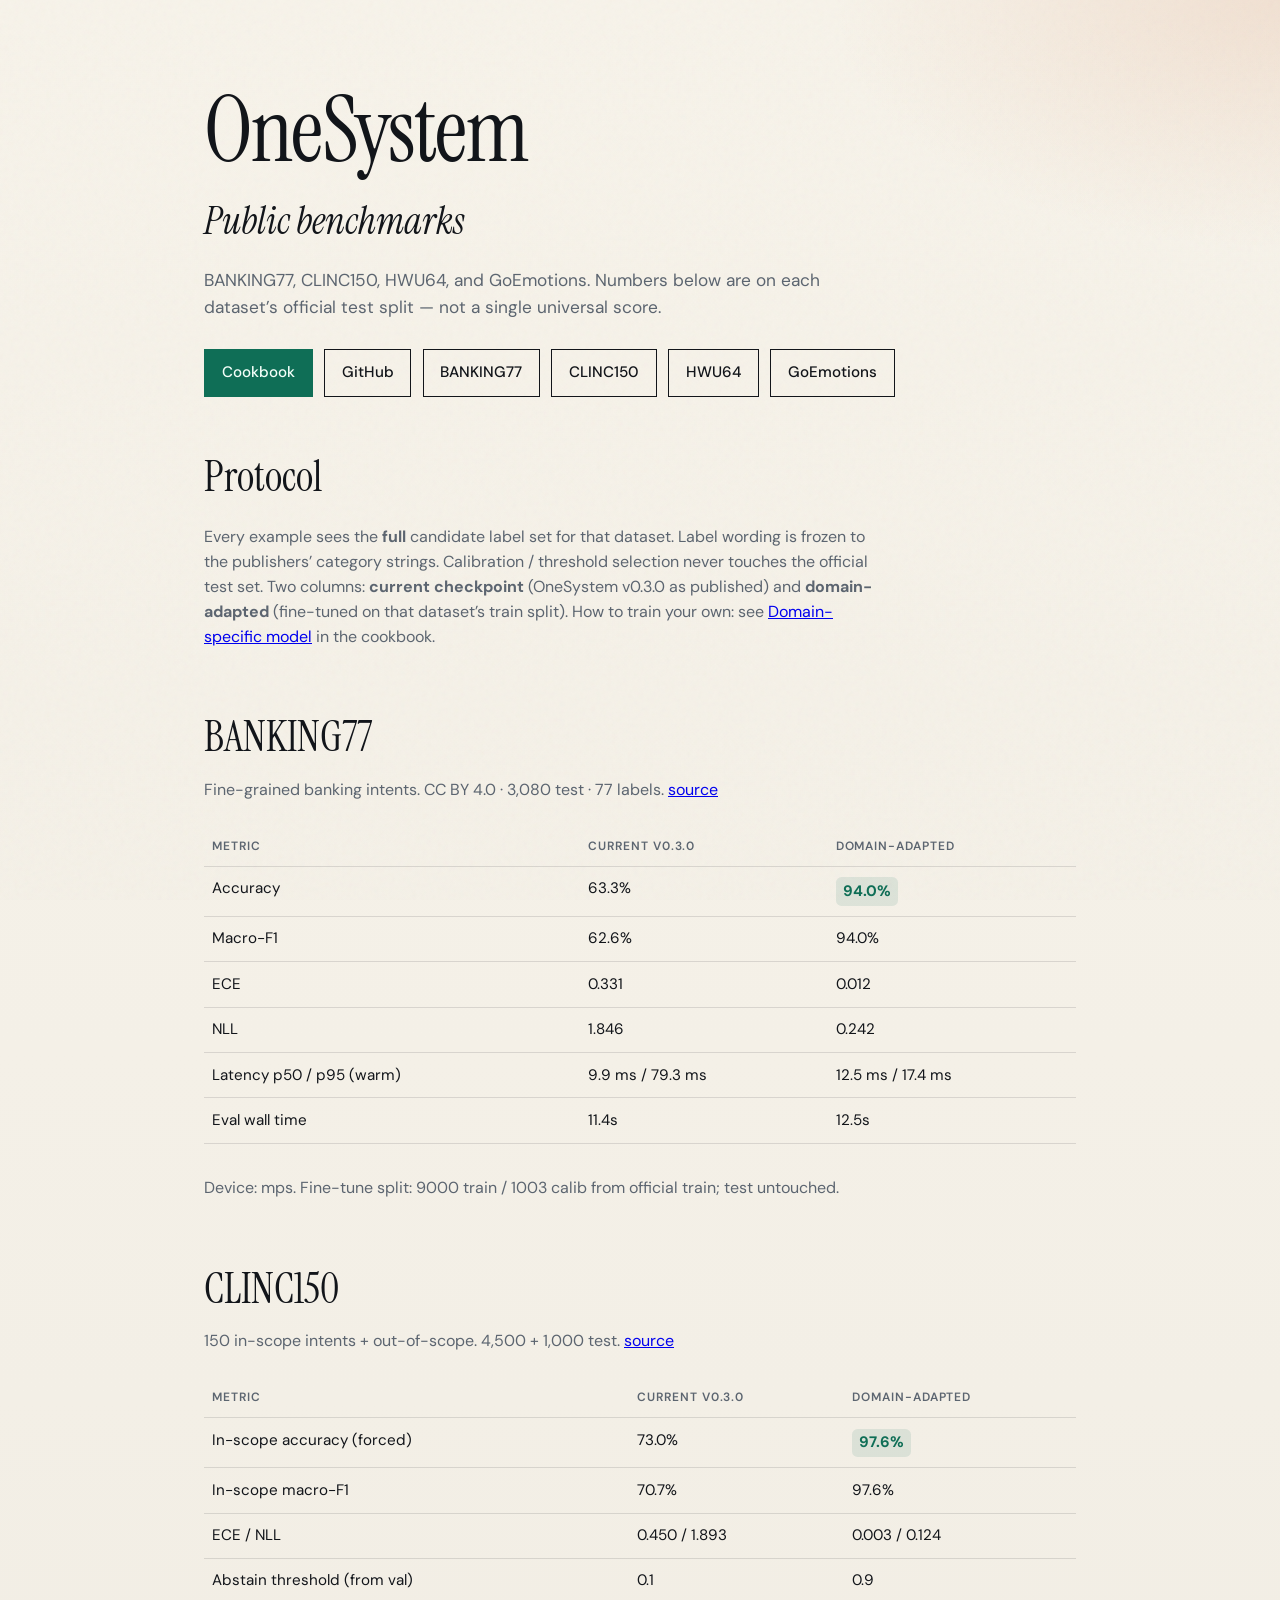
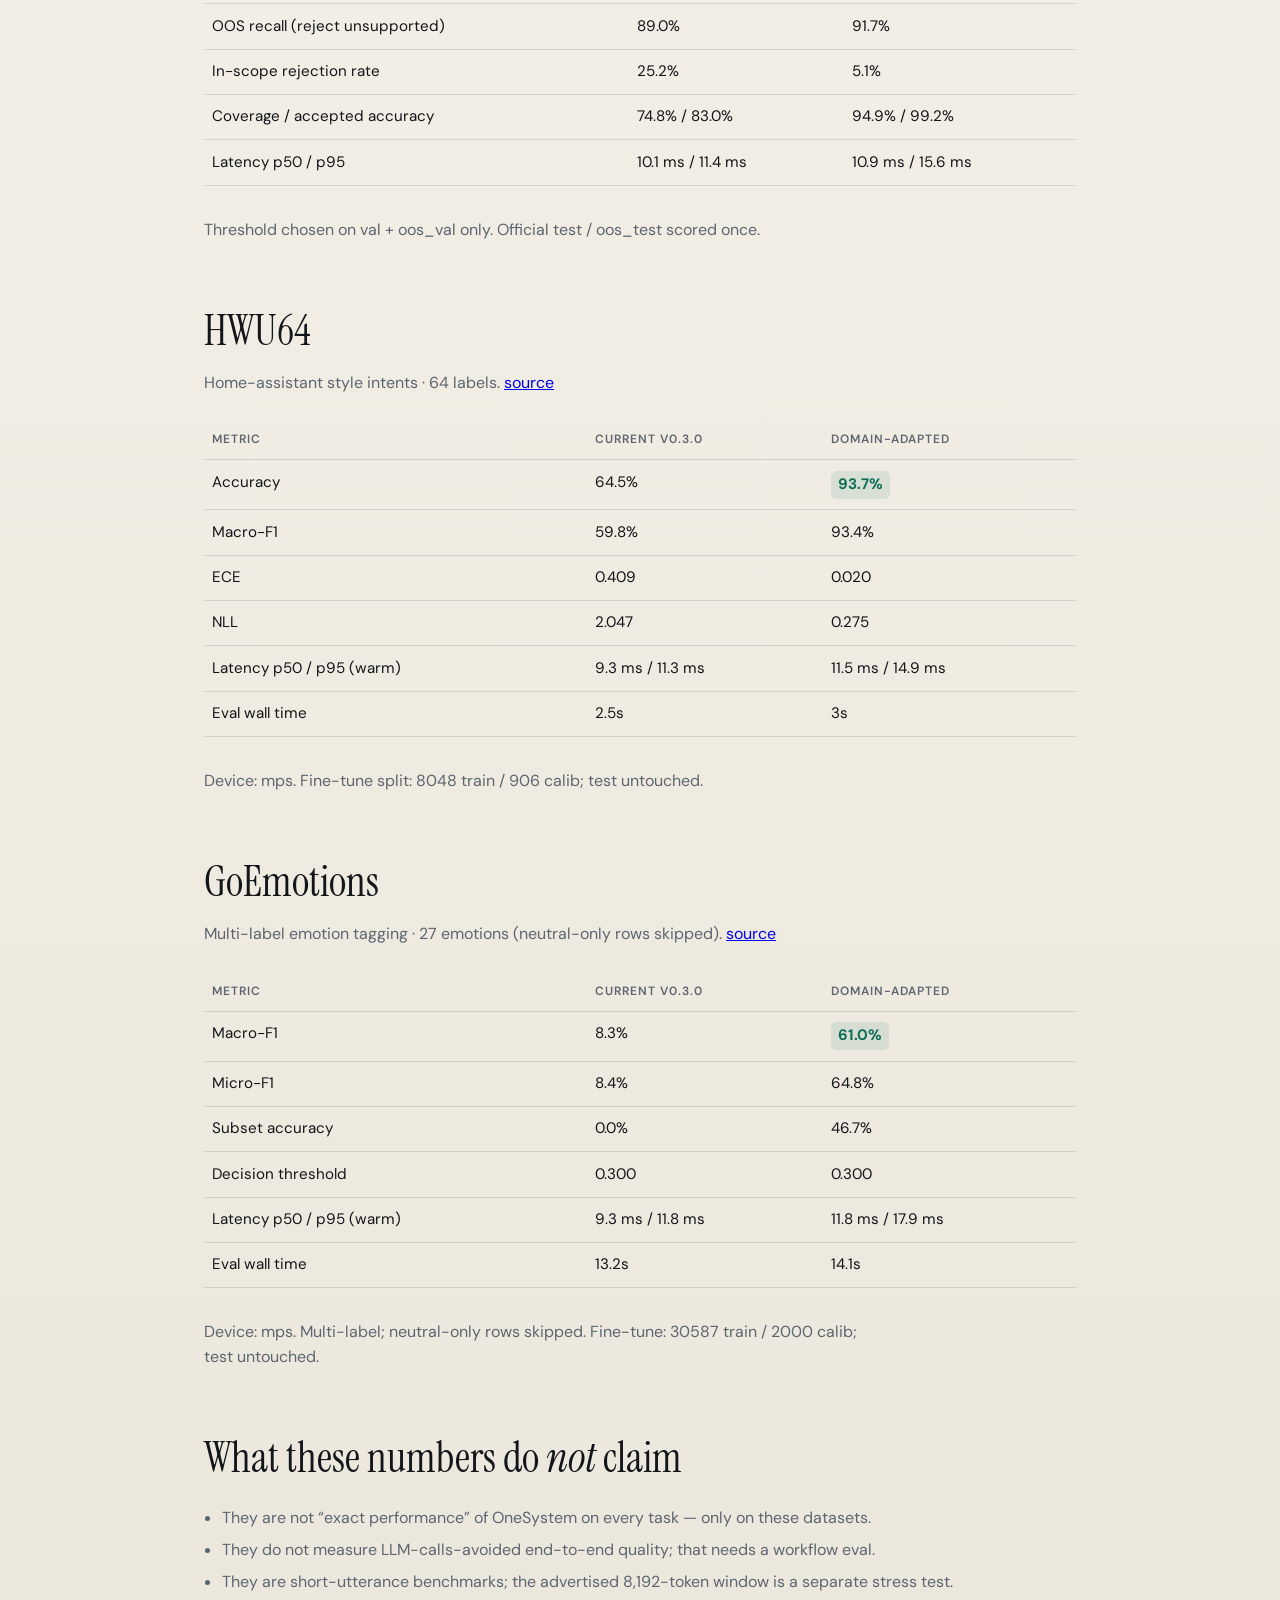
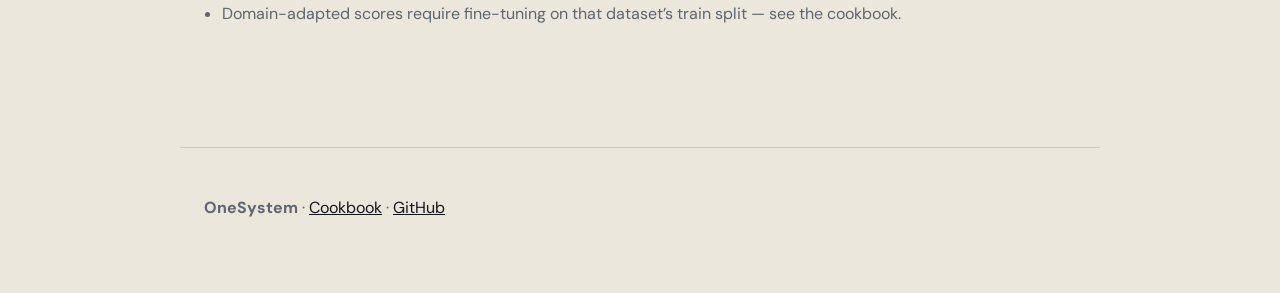
<file: docs/benchmarks.html>
<!DOCTYPE html>
<html lang="en">
<head>
  <meta charset="utf-8" />
  <meta name="viewport" content="width=device-width, initial-scale=1" />
  <title>OneSystem — Public benchmarks</title>
  <link rel="preconnect" href="https://fonts.googleapis.com" />
  <link rel="preconnect" href="https://fonts.gstatic.com" crossorigin />
  <link href="https://fonts.googleapis.com/css2?family=DM+Sans:opsz,wght@9..40,400;9..40,500;9..40,600&family=Instrument+Serif:ital@0;1&display=swap" rel="stylesheet" />
  <link rel="stylesheet" href="styles.css" />
  <style>
    table.bench { width: 100%; border-collapse: collapse; margin: 1rem 0 2rem; font-size: 0.95rem; }
    table.bench th, table.bench td { text-align: left; padding: 0.65rem 0.5rem; border-bottom: 1px solid var(--line); vertical-align: top; }
    table.bench th { font-size: 0.75rem; letter-spacing: 0.08em; text-transform: uppercase; color: var(--muted); font-weight: 600; }
    .num { font-variant-numeric: tabular-nums; }
    .num-win {
      font-weight: 700;
      color: var(--accent);
      background: rgba(15, 110, 86, 0.1);
      border-radius: 0.35rem;
      padding: 0.15rem 0.45rem;
      display: inline-block;
    }
    .note-box { color: var(--muted); max-width: 42rem; }
  </style>
</head>
<body>
  <div class="noise" aria-hidden="true"></div>
  <header class="hero">
    <p class="brand">OneSystem</p>
    <h1>Public benchmarks</h1>
    <p class="lede">BANKING77, CLINC150, HWU64, and GoEmotions. Numbers below are on each dataset’s official test split — not a single universal score.</p>
    <div class="cta">
      <a class="btn primary" href="index.html">Cookbook</a>
      <a class="btn" href="https://github.com/kiranbeethoju/onesystem">GitHub</a>
      <a class="btn" href="data/banking77.json">BANKING77</a>
      <a class="btn" href="data/clinc150.json">CLINC150</a>
      <a class="btn" href="data/hwu64.json">HWU64</a>
      <a class="btn" href="data/goemotions.json">GoEmotions</a>
    </div>
  </header>

  <main>
    <section>
      <h2>Protocol</h2>
      <p class="note-box">
        Every example sees the <strong>full</strong> candidate label set for that dataset.
        Label wording is frozen to the publishers’ category strings.
        Calibration / threshold selection never touches the official test set.
        Two columns: <strong>current checkpoint</strong> (OneSystem v0.3.0 as published) and
        <strong>domain-adapted</strong> (fine-tuned on that dataset’s train split).
        How to train your own: see <a href="index.html#domain-adapt">Domain-specific model</a> in the cookbook.
      </p>
    </section>

    <section id="banking77">
      <h2>BANKING77</h2>
      <p class="section-lede">Fine-grained banking intents. CC BY 4.0 · 3,080 test · 77 labels. <a href="https://github.com/PolyAI-LDN/task-specific-datasets">source</a></p>
      <div id="banking77-body"><p class="note-box">Loading results…</p></div>
    </section>

    <section id="clinc150">
      <h2>CLINC150</h2>
      <p class="section-lede">150 in-scope intents + out-of-scope. 4,500 + 1,000 test. <a href="https://github.com/clinc/oos-eval">source</a></p>
      <div id="clinc150-body"><p class="note-box">Loading results…</p></div>
    </section>

    <section id="hwu64">
      <h2>HWU64</h2>
      <p class="section-lede">Home-assistant style intents · 64 labels. <a href="https://github.com/jianguoz/Few-Shot-Intent-Detection/tree/main/Datasets/HWU64">source</a></p>
      <div id="hwu64-body"><p class="note-box">Loading results…</p></div>
    </section>

    <section id="goemotions">
      <h2>GoEmotions</h2>
      <p class="section-lede">Multi-label emotion tagging · 27 emotions (neutral-only rows skipped). <a href="https://github.com/google-research/google-research/tree/master/goemotions">source</a></p>
      <div id="goemotions-body"><p class="note-box">Loading results…</p></div>
    </section>

    <section>
      <h2>What these numbers do <em>not</em> claim</h2>
      <ul class="bullets">
        <li>They are not “exact performance” of OneSystem on every task — only on these datasets.</li>
        <li>They do not measure LLM-calls-avoided end-to-end quality; that needs a workflow eval.</li>
        <li>They are short-utterance benchmarks; the advertised 8,192-token window is a separate stress test.</li>
        <li>Domain-adapted scores require fine-tuning on that dataset’s train split — see the cookbook.</li>
      </ul>
    </section>
  </main>

  <footer>
    <p><strong>OneSystem</strong> · <a href="index.html">Cookbook</a> · <a href="https://github.com/kiranbeethoju/onesystem">GitHub</a></p>
  </footer>

  <script>
    const pct = (x) => (x == null ? "—" : (100 * x).toFixed(1) + "%");
    const num = (x) => (x == null || Number.isNaN(x) ? "—" : Number(x).toFixed(3));
    const ms = (x) => (x == null ? "—" : Number(x).toFixed(1) + " ms");

    function bankingTable(report) {
      const cur = report.current_checkpoint || {};
      const ft = report.domain_adapted || {};
      return `
        <table class="bench">
          <thead><tr><th>Metric</th><th>Current v0.3.0</th><th>Domain-adapted</th></tr></thead>
          <tbody>
            <tr><td>Accuracy</td><td class="num">${pct(cur.accuracy)}</td><td class="num"><span class="num-win">${pct(ft.accuracy)}</span></td></tr>
            <tr><td>Macro-F1</td><td class="num">${pct(cur.macro_f1)}</td><td class="num">${pct(ft.macro_f1)}</td></tr>
            <tr><td>ECE</td><td class="num">${num(cur.ece)}</td><td class="num">${num(ft.ece)}</td></tr>
            <tr><td>NLL</td><td class="num">${num(cur.nll)}</td><td class="num">${num(ft.nll)}</td></tr>
            <tr><td>Latency p50 / p95 (warm)</td>
              <td class="num">${ms(cur.latency && cur.latency.p50_ms)} / ${ms(cur.latency && cur.latency.p95_ms)}</td>
              <td class="num">${ms(ft.latency && ft.latency.p50_ms)} / ${ms(ft.latency && ft.latency.p95_ms)}</td></tr>
            <tr><td>Eval wall time</td><td class="num">${cur.seconds != null ? cur.seconds + "s" : "—"}</td>
              <td class="num">${ft.seconds != null ? ft.seconds + "s" : "—"}</td></tr>
          </tbody>
        </table>
        <p class="note-box">Device: ${report.device || "—"}. Fine-tune split: ${
          report.finetune_split
            ? report.finetune_split.train_rows + " train / " + report.finetune_split.calib_rows + " calib from official train; test untouched."
            : "—"
        }</p>`;
    }

    function intentTable(report) {
      const cur = report.current_checkpoint || {};
      const ft = report.domain_adapted || {};
      return `
        <table class="bench">
          <thead><tr><th>Metric</th><th>Current v0.3.0</th><th>Domain-adapted</th></tr></thead>
          <tbody>
            <tr><td>Accuracy</td><td class="num">${pct(cur.accuracy)}</td><td class="num"><span class="num-win">${pct(ft.accuracy)}</span></td></tr>
            <tr><td>Macro-F1</td><td class="num">${pct(cur.macro_f1)}</td><td class="num">${pct(ft.macro_f1)}</td></tr>
            <tr><td>ECE</td><td class="num">${num(cur.ece)}</td><td class="num">${num(ft.ece)}</td></tr>
            <tr><td>NLL</td><td class="num">${num(cur.nll)}</td><td class="num">${num(ft.nll)}</td></tr>
            <tr><td>Latency p50 / p95 (warm)</td>
              <td class="num">${ms(cur.latency && cur.latency.p50_ms)} / ${ms(cur.latency && cur.latency.p95_ms)}</td>
              <td class="num">${ms(ft.latency && ft.latency.p50_ms)} / ${ms(ft.latency && ft.latency.p95_ms)}</td></tr>
            <tr><td>Eval wall time</td><td class="num">${cur.seconds != null ? cur.seconds + "s" : "—"}</td>
              <td class="num">${ft.seconds != null ? ft.seconds + "s" : "—"}</td></tr>
          </tbody>
        </table>
        <p class="note-box">Device: ${report.device || "—"}. Fine-tune split: ${
          report.finetune_split
            ? report.finetune_split.train_rows + " train / " + report.finetune_split.calib_rows + " calib; test untouched."
            : "—"
        }</p>`;
    }

    function multiTable(report) {
      const cur = report.current_checkpoint || {};
      const ft = report.domain_adapted || {};
      return `
        <table class="bench">
          <thead><tr><th>Metric</th><th>Current v0.3.0</th><th>Domain-adapted</th></tr></thead>
          <tbody>
            <tr><td>Macro-F1</td><td class="num">${pct(cur.macro_f1)}</td><td class="num"><span class="num-win">${pct(ft.macro_f1)}</span></td></tr>
            <tr><td>Micro-F1</td><td class="num">${pct(cur.micro_f1)}</td><td class="num">${pct(ft.micro_f1)}</td></tr>
            <tr><td>Subset accuracy</td><td class="num">${pct(cur.subset_accuracy)}</td><td class="num">${pct(ft.subset_accuracy)}</td></tr>
            <tr><td>Decision threshold</td><td class="num">${num(cur.threshold ?? report.threshold)}</td><td class="num">${num(ft.threshold ?? report.threshold)}</td></tr>
            <tr><td>Latency p50 / p95 (warm)</td>
              <td class="num">${ms(cur.latency && cur.latency.p50_ms)} / ${ms(cur.latency && cur.latency.p95_ms)}</td>
              <td class="num">${ms(ft.latency && ft.latency.p50_ms)} / ${ms(ft.latency && ft.latency.p95_ms)}</td></tr>
            <tr><td>Eval wall time</td><td class="num">${cur.seconds != null ? cur.seconds + "s" : "—"}</td>
              <td class="num">${ft.seconds != null ? ft.seconds + "s" : "—"}</td></tr>
          </tbody>
        </table>
        <p class="note-box">Device: ${report.device || "—"}. Multi-label; neutral-only rows skipped. Fine-tune: ${
          report.finetune_split
            ? report.finetune_split.train_rows + " train / " + report.finetune_split.calib_rows + " calib; test untouched."
            : "—"
        }</p>`;
    }

    function clincTable(report) {
      const cur = report.current_checkpoint || {};
      const ft = report.domain_adapted || {};
      const cIn = cur.in_scope_forced || {};
      const fIn = ft.in_scope_forced || {};
      const cAbs = cur.test_with_abstention || {};
      const fAbs = ft.test_with_abstention || {};
      return `
        <table class="bench">
          <thead><tr><th>Metric</th><th>Current v0.3.0</th><th>Domain-adapted</th></tr></thead>
          <tbody>
            <tr><td>In-scope accuracy (forced)</td><td class="num">${pct(cIn.accuracy)}</td><td class="num"><span class="num-win">${pct(fIn.accuracy)}</span></td></tr>
            <tr><td>In-scope macro-F1</td><td class="num">${pct(cIn.macro_f1)}</td><td class="num">${pct(fIn.macro_f1)}</td></tr>
            <tr><td>ECE / NLL</td><td class="num">${num(cIn.ece)} / ${num(cIn.nll)}</td><td class="num">${num(fIn.ece)} / ${num(fIn.nll)}</td></tr>
            <tr><td>Abstain threshold (from val)</td>
              <td class="num">${(cur.threshold_selection && cur.threshold_selection.chosen) ?? "—"}</td>
              <td class="num">${(ft.threshold_selection && ft.threshold_selection.chosen) ?? "—"}</td></tr>
            <tr><td>OOS recall (reject unsupported)</td><td class="num">${pct(cAbs.oos_recall)}</td><td class="num">${pct(fAbs.oos_recall)}</td></tr>
            <tr><td>In-scope rejection rate</td><td class="num">${pct(cAbs.in_scope_rejection_rate)}</td><td class="num">${pct(fAbs.in_scope_rejection_rate)}</td></tr>
            <tr><td>Coverage / accepted accuracy</td>
              <td class="num">${pct(cAbs.coverage)} / ${pct(cAbs.accepted_accuracy)}</td>
              <td class="num">${pct(fAbs.coverage)} / ${pct(fAbs.accepted_accuracy)}</td></tr>
            <tr><td>Latency p50 / p95</td>
              <td class="num">${ms(cIn.latency && cIn.latency.p50_ms)} / ${ms(cIn.latency && cIn.latency.p95_ms)}</td>
              <td class="num">${ms(fIn.latency && fIn.latency.p50_ms)} / ${ms(fIn.latency && fIn.latency.p95_ms)}</td></tr>
          </tbody>
        </table>
        <p class="note-box">Threshold chosen on val + oos_val only. Official test / oos_test scored once.</p>`;
    }

    async function load() {
      try {
        const b = await fetch("data/banking77.json").then((r) => {
          if (!r.ok) throw new Error("banking77 missing");
          return r.json();
        });
        document.getElementById("banking77-body").innerHTML = bankingTable(b);
      } catch (e) {
        document.getElementById("banking77-body").innerHTML =
          `<p class="note-box">Results not in this build yet. See <code>benchmarks/results/banking77.json</code> after <code>python benchmarks/run_banking77.py</code>.</p>`;
      }
      try {
        const c = await fetch("data/clinc150.json").then((r) => {
          if (!r.ok) throw new Error("clinc missing");
          return r.json();
        });
        document.getElementById("clinc150-body").innerHTML = clincTable(c);
      } catch (e) {
        document.getElementById("clinc150-body").innerHTML =
          `<p class="note-box">Results not in this build yet. See <code>benchmarks/results/clinc150.json</code> after <code>python benchmarks/run_clinc150.py</code>.</p>`;
      }
      try {
        const h = await fetch("data/hwu64.json").then((r) => {
          if (!r.ok) throw new Error("hwu64 missing");
          return r.json();
        });
        document.getElementById("hwu64-body").innerHTML = intentTable(h);
      } catch (e) {
        document.getElementById("hwu64-body").innerHTML =
          `<p class="note-box">Results not in this build yet. Run <code>python benchmarks/run_hwu64.py</code>.</p>`;
      }
      try {
        const g = await fetch("data/goemotions.json").then((r) => {
          if (!r.ok) throw new Error("goemotions missing");
          return r.json();
        });
        document.getElementById("goemotions-body").innerHTML = multiTable(g);
      } catch (e) {
        document.getElementById("goemotions-body").innerHTML =
          `<p class="note-box">Results not in this build yet. Run <code>python benchmarks/run_goemotions.py</code>.</p>`;
      }
    }
    load();
  </script>
</body>
</html>
</file>
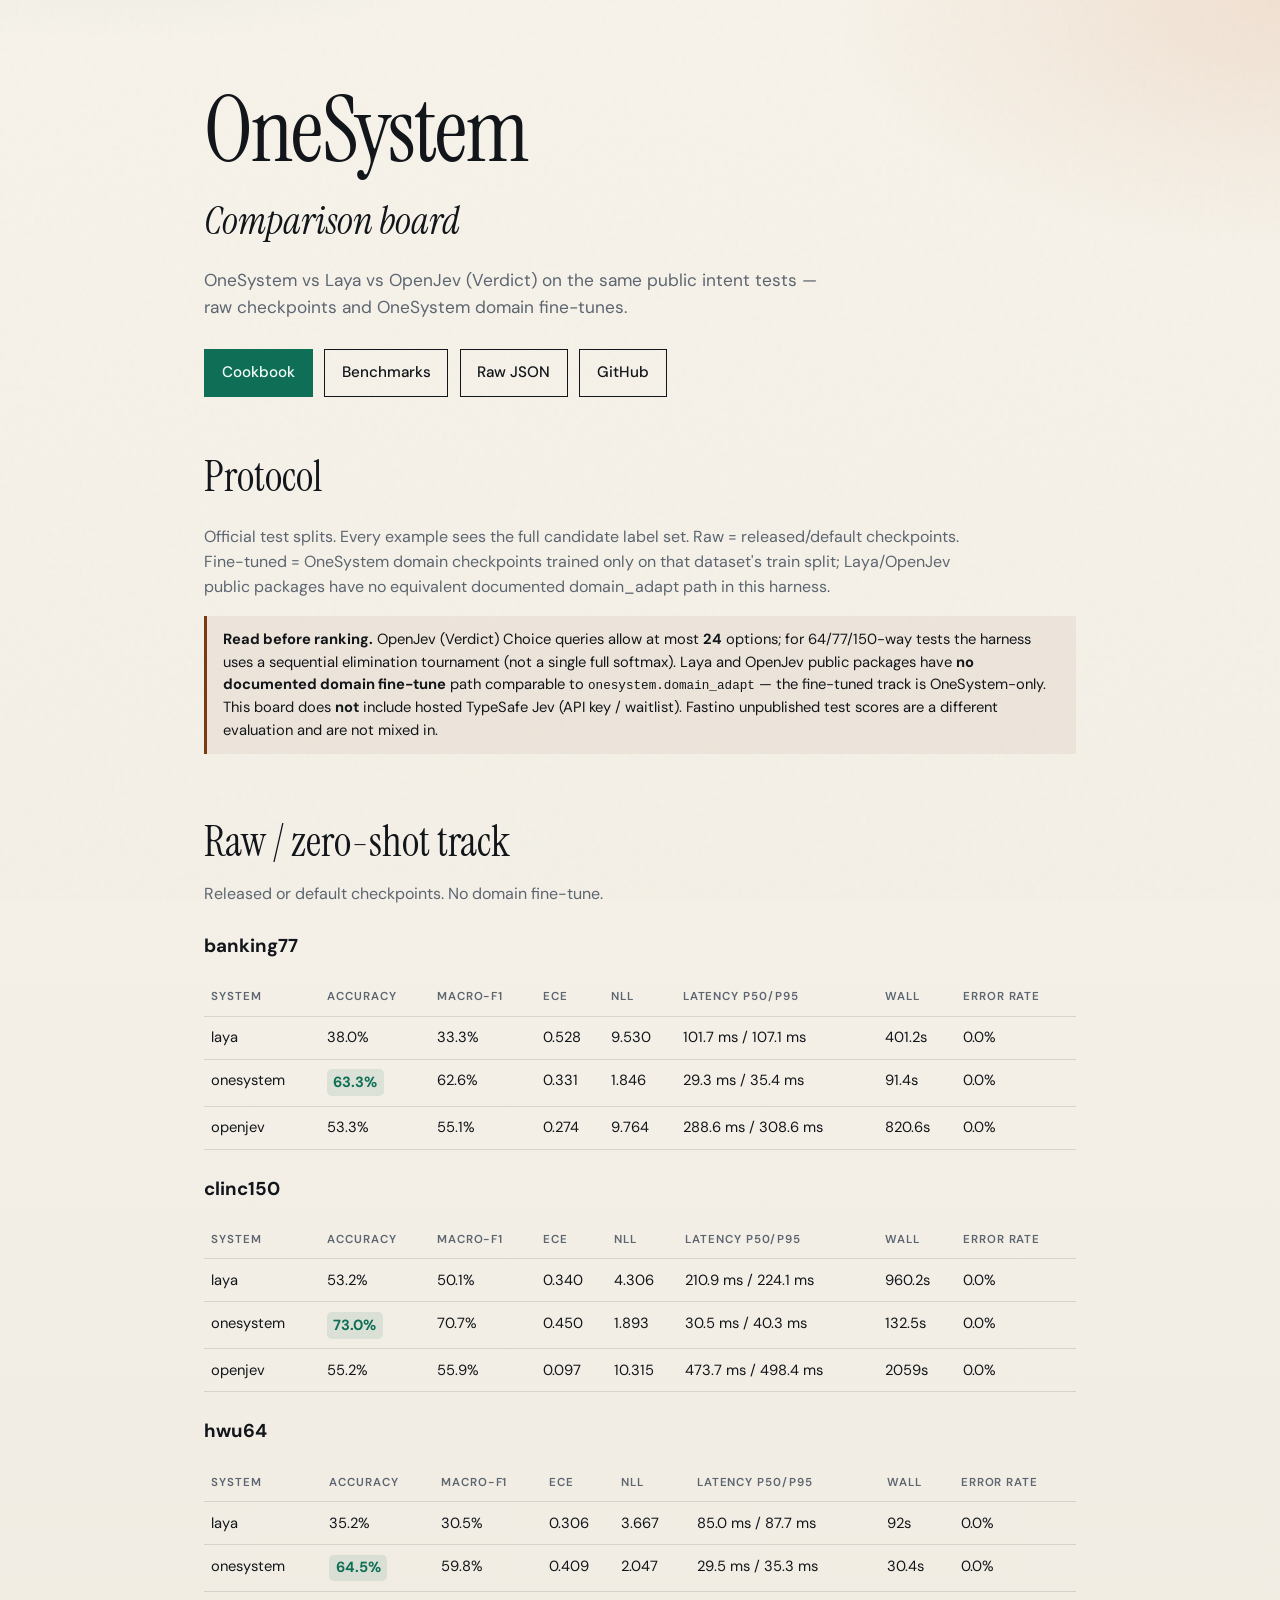
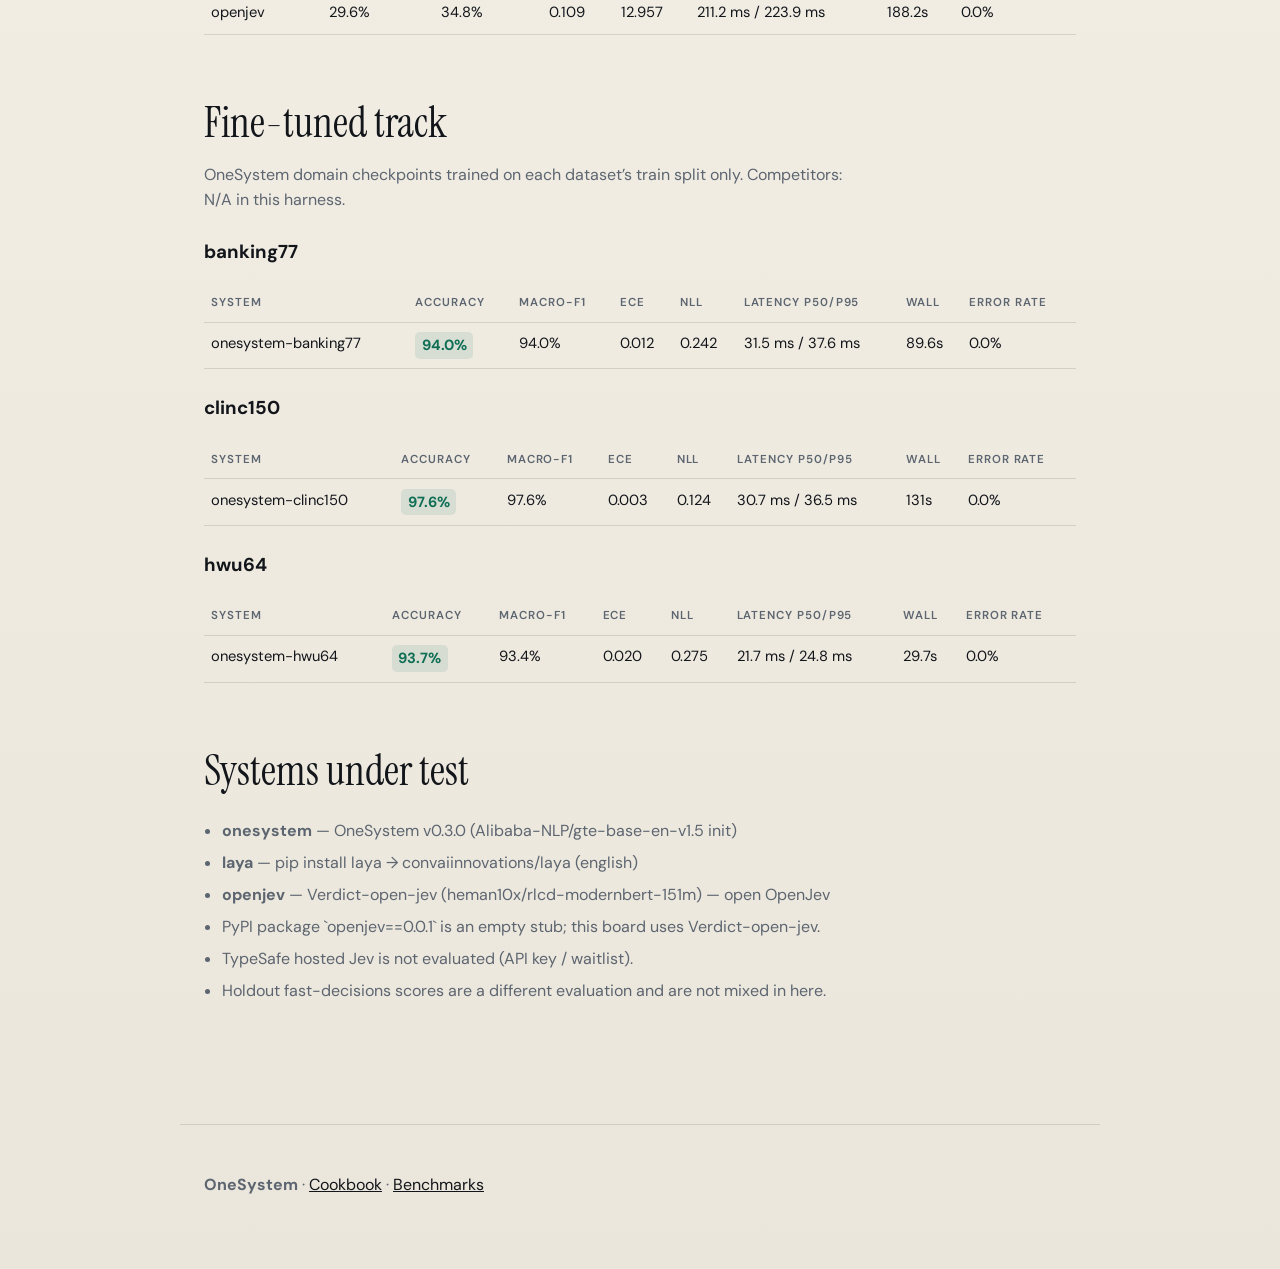
<file: docs/comparison.html>
<!DOCTYPE html>
<html lang="en">
<head>
  <meta charset="utf-8" />
  <meta name="viewport" content="width=device-width, initial-scale=1" />
  <title>OneSystem — Comparison vs Laya & OpenJev</title>
  <link rel="preconnect" href="https://fonts.googleapis.com" />
  <link rel="preconnect" href="https://fonts.gstatic.com" crossorigin />
  <link href="https://fonts.googleapis.com/css2?family=DM+Sans:opsz,wght@9..40,400;9..40,500;9..40,600&family=Instrument+Serif:ital@0;1&display=swap" rel="stylesheet" />
  <link rel="stylesheet" href="styles.css" />
  <style>
    table.bench { width: 100%; border-collapse: collapse; margin: 1rem 0 1.5rem; font-size: 0.92rem; }
    table.bench th, table.bench td { text-align: left; padding: 0.6rem 0.45rem; border-bottom: 1px solid var(--line); vertical-align: top; }
    table.bench th { font-size: 0.72rem; letter-spacing: 0.08em; text-transform: uppercase; color: var(--muted); font-weight: 600; }
    .num { font-variant-numeric: tabular-nums; }
    .num-win {
      font-weight: 700; color: var(--accent);
      background: rgba(15, 110, 86, 0.1); border-radius: 0.3rem;
      padding: 0.12rem 0.4rem; display: inline-block;
    }
    .note-box { color: var(--muted); max-width: 48rem; }
    .caveat {
      border-left: 3px solid var(--warn);
      padding: 0.75rem 1rem; margin: 1rem 0 1.5rem;
      background: rgba(122, 59, 18, 0.06); color: var(--ink); font-size: 0.92rem;
    }
  </style>
</head>
<body>
  <div class="noise" aria-hidden="true"></div>
  <header class="hero">
    <p class="brand">OneSystem</p>
    <h1>Comparison board</h1>
    <p class="lede">OneSystem vs Laya vs OpenJev (Verdict) on the same public intent tests — raw checkpoints and OneSystem domain fine-tunes.</p>
    <div class="cta">
      <a class="btn primary" href="index.html">Cookbook</a>
      <a class="btn" href="benchmarks.html">Benchmarks</a>
      <a class="btn" href="data/comparison.json">Raw JSON</a>
      <a class="btn" href="https://github.com/kiranbeethoju/onesystem">GitHub</a>
    </div>
  </header>

  <main>
    <section>
      <h2>Protocol</h2>
      <p class="note-box" id="protocol">Loading…</p>
      <div class="caveat">
        <strong>Read before ranking.</strong>
        OpenJev (Verdict) Choice queries allow at most <strong>24</strong> options; for 64/77/150-way tests the harness uses a sequential elimination tournament (not a single full softmax).
        Laya and OpenJev public packages have <strong>no documented domain fine-tune</strong> path comparable to <code>onesystem.domain_adapt</code> — the fine-tuned track is OneSystem-only.
        This board does <strong>not</strong> include hosted TypeSafe Jev (API key / waitlist).
        Fastino unpublished test scores are a different evaluation and are not mixed in.
      </div>
    </section>

    <section id="raw">
      <h2>Raw / zero-shot track</h2>
      <p class="section-lede">Released or default checkpoints. No domain fine-tune.</p>
      <div id="raw-body"><p class="note-box">Loading…</p></div>
    </section>

    <section id="fine_tuned">
      <h2>Fine-tuned track</h2>
      <p class="section-lede">OneSystem domain checkpoints trained on each dataset’s train split only. Competitors: N/A in this harness.</p>
      <div id="ft-body"><p class="note-box">Loading…</p></div>
    </section>

    <section>
      <h2>Systems under test</h2>
      <ul class="bullets" id="systems-list"></ul>
    </section>
  </main>

  <footer>
    <p><strong>OneSystem</strong> · <a href="index.html">Cookbook</a> · <a href="benchmarks.html">Benchmarks</a></p>
  </footer>

  <script>
    const pct = (x) => (x == null ? "—" : (100 * x).toFixed(1) + "%");
    const num = (x) => (x == null || Number.isNaN(x) ? "—" : Number(x).toFixed(3));
    const ms = (x) => (x == null ? "—" : Number(x).toFixed(1) + " ms");

    function bestAccuracy(rows) {
      let best = -1;
      for (const r of rows) if (r.accuracy != null && r.accuracy > best) best = r.accuracy;
      return best;
    }

    function datasetTable(dataset, rows) {
      if (!rows || !rows.length) return `<p class="note-box">No rows for ${dataset}.</p>`;
      const win = bestAccuracy(rows);
      const body = rows.map((r) => {
        const acc = pct(r.accuracy);
        const accCell = r.accuracy === win && r.accuracy != null
          ? `<span class="num-win">${acc}</span>` : acc;
        const lat = r.latency ? `${ms(r.latency.p50_ms)} / ${ms(r.latency.p95_ms)}` : "—";
        return `<tr>
          <td>${r.system}</td>
          <td class="num">${accCell}</td>
          <td class="num">${pct(r.macro_f1)}</td>
          <td class="num">${num(r.ece)}</td>
          <td class="num">${num(r.nll)}</td>
          <td class="num">${lat}</td>
          <td class="num">${r.seconds != null ? r.seconds + "s" : "—"}</td>
          <td class="num">${pct(r.error_rate)}</td>
        </tr>`;
      }).join("");
      return `
        <h3>${dataset}</h3>
        <table class="bench">
          <thead><tr>
            <th>System</th><th>Accuracy</th><th>Macro-F1</th><th>ECE</th><th>NLL</th>
            <th>Latency p50/p95</th><th>Wall</th><th>Error rate</th>
          </tr></thead>
          <tbody>${body}</tbody>
        </table>`;
    }

    function renderTrack(trackObj, el) {
      if (!trackObj || !Object.keys(trackObj).length) {
        el.innerHTML = `<p class="note-box">Results not in this build yet. Run <code>benchmarks/run_comparison.py</code>.</p>`;
        return;
      }
      el.innerHTML = Object.keys(trackObj).sort().map((ds) => datasetTable(ds, trackObj[ds])).join("");
    }

    async function load() {
      try {
        const report = await fetch("data/comparison.json").then((r) => {
          if (!r.ok) throw new Error("missing");
          return r.json();
        });
        document.getElementById("protocol").textContent = report.protocol || "";
        const ul = document.getElementById("systems-list");
        ul.innerHTML = Object.entries(report.systems || {}).map(([k, v]) => `<li><strong>${k}</strong> — ${v}</li>`).join("");
        (report.notes || []).forEach((n) => {
          const li = document.createElement("li");
          li.textContent = n;
          ul.appendChild(li);
        });
        renderTrack((report.tracks || {}).raw, document.getElementById("raw-body"));
        renderTrack((report.tracks || {}).fine_tuned, document.getElementById("ft-body"));
      } catch (e) {
        document.getElementById("raw-body").innerHTML =
          `<p class="note-box">Results not published yet. See <code>benchmarks/results/comparison/</code>.</p>`;
        document.getElementById("ft-body").innerHTML = "";
        document.getElementById("protocol").textContent =
          "Official test splits; full candidate label sets; two tracks (raw + OneSystem fine-tuned).";
      }
    }
    load();
  </script>
</body>
</html>
</file>
<file: docs/styles.css>
:root {
  --ink: #12151a;
  --paper: #f3efe6;
  --muted: #5c6570;
  --line: rgba(18, 21, 26, 0.12);
  --accent: #0f6e56;
  --accent-2: #c45c26;
  --code-bg: #1a1f27;
  --code-fg: #e8e2d6;
  --out-bg: #0e2a22;
  --out-fg: #d7f0e6;
  --warn: #7a3b12;
  --shadow: 0 24px 60px rgba(18, 21, 26, 0.08);
  --font-display: "Instrument Serif", Georgia, serif;
  --font-body: "DM Sans", sans-serif;
}

* { box-sizing: border-box; }
html { scroll-behavior: smooth; }
body {
  margin: 0;
  color: var(--ink);
  font-family: var(--font-body);
  background:
    radial-gradient(1200px 600px at 10% -10%, rgba(15, 110, 86, 0.14), transparent 55%),
    radial-gradient(900px 500px at 100% 0%, rgba(196, 92, 38, 0.12), transparent 50%),
    linear-gradient(180deg, #f7f3ea 0%, var(--paper) 40%, #ebe6db 100%);
  line-height: 1.55;
}

.noise {
  pointer-events: none;
  position: fixed;
  inset: 0;
  opacity: 0.035;
  z-index: 0;
  background-image: url("data:image/svg+xml,%3Csvg viewBox='0 0 200 200' xmlns='http://www.w3.org/2000/svg'%3E%3Cfilter id='n'%3E%3CfeTurbulence type='fractalNoise' baseFrequency='0.85' numOctaves='3' stitchTiles='stitch'/%3E%3C/filter%3E%3Crect width='100%25' height='100%25' filter='url(%23n)'/%3E%3C/svg%3E");
}

.hero, main, footer { position: relative; z-index: 1; }

.hero {
  max-width: 920px;
  margin: 0 auto;
  padding: 5.5rem 1.5rem 3rem;
  animation: rise 0.9s ease both;
}

.brand {
  font-family: var(--font-display);
  font-size: clamp(3.4rem, 9vw, 5.6rem);
  line-height: 0.95;
  margin: 0 0 1.25rem;
  letter-spacing: -0.02em;
}

.hero h1 {
  font-family: var(--font-display);
  font-weight: 400;
  font-size: clamp(1.6rem, 3.4vw, 2.35rem);
  margin: 0 0 1rem;
  max-width: 18ch;
  font-style: italic;
}

.lede {
  max-width: 40rem;
  color: var(--muted);
  font-size: 1.08rem;
  margin: 0 0 1.75rem;
}

.cta { display: flex; flex-wrap: wrap; gap: 0.7rem; }

.btn {
  display: inline-flex;
  align-items: center;
  padding: 0.7rem 1.05rem;
  border: 1px solid var(--ink);
  color: var(--ink);
  text-decoration: none;
  font-weight: 500;
  font-size: 0.95rem;
  transition: transform 0.2s ease, background 0.2s ease, color 0.2s ease;
}
.btn:hover { transform: translateY(-2px); background: var(--ink); color: var(--paper); }
.btn.primary { background: var(--accent); border-color: var(--accent); color: #f4fff9; }
.btn.primary:hover { background: var(--ink); border-color: var(--ink); color: var(--paper); }

.strip {
  max-width: 920px;
  margin: 0 auto 3rem;
  padding: 0 1.5rem;
  display: grid;
  grid-template-columns: repeat(2, 1fr);
  gap: 1rem;
  opacity: 0;
  transform: translateY(16px);
  transition: opacity 0.6s ease, transform 0.6s ease;
}
.strip.in { opacity: 1; transform: none; }
.strip > div {
  padding: 1rem 0;
  border-top: 1px solid var(--line);
}
.strip .k {
  display: block;
  font-size: 0.75rem;
  letter-spacing: 0.08em;
  text-transform: uppercase;
  color: var(--muted);
  margin-bottom: 0.35rem;
}
.strip strong {
  display: block;
  font-family: var(--font-display);
  font-size: 1.7rem;
  font-weight: 400;
}
.strip em { font-style: normal; color: var(--muted); font-size: 0.9rem; }

main { max-width: 920px; margin: 0 auto; padding: 0 1.5rem 4rem; }

section { margin-bottom: 3.5rem; }

h2 {
  font-family: var(--font-display);
  font-weight: 400;
  font-size: clamp(2rem, 4vw, 2.6rem);
  margin: 0 0 0.5rem;
}

.section-lede { color: var(--muted); margin: 0 0 1.5rem; max-width: 40rem; }

.type-grid {
  display: grid;
  grid-template-columns: repeat(2, 1fr);
  gap: 1rem;
}
.type-grid article {
  padding: 1.1rem 0;
  border-top: 1px solid var(--line);
  opacity: 0;
  transform: translateY(12px);
  transition: opacity 0.55s ease, transform 0.55s ease;
}
.type-grid article.in { opacity: 1; transform: none; }
.type-grid h3 {
  margin: 0 0 0.4rem;
  font-size: 1.05rem;
  font-weight: 600;
}
.type-grid p { margin: 0.25rem 0; color: var(--muted); font-size: 0.95rem; }
code {
  font-family: ui-monospace, SFMono-Regular, Menlo, Consolas, monospace;
  font-size: 0.86em;
}

.code, .out {
  margin: 0 0 0.85rem;
  padding: 1rem 1.1rem;
  overflow-x: auto;
  font-size: 0.82rem;
  line-height: 1.45;
  box-shadow: var(--shadow);
}
.code {
  background: var(--code-bg);
  color: var(--code-fg);
}
.out {
  background: var(--out-bg);
  color: var(--out-fg);
  border-left: 3px solid #3d9b78;
}
.code code, .out code {
  font-family: ui-monospace, SFMono-Regular, Menlo, Consolas, monospace;
  white-space: pre;
}

.recipe {
  margin: 0 0 2.75rem;
  opacity: 0;
  transform: translateY(18px);
  transition: opacity 0.65s ease, transform 0.65s ease;
}
.recipe.in { opacity: 1; transform: none; }
.recipe > header { margin-bottom: 0.85rem; }
.domain {
  margin: 0;
  font-size: 0.75rem;
  letter-spacing: 0.1em;
  text-transform: uppercase;
  color: var(--accent-2);
  font-weight: 600;
}
.recipe h3 {
  margin: 0.2rem 0 0;
  font-family: var(--font-display);
  font-weight: 400;
  font-size: 1.75rem;
}
.note {
  margin: 0;
  color: var(--muted);
  font-size: 0.95rem;
}

/* ---------- diagram figures ---------- */
.diagram {
  margin: 0 0 1.5rem;
  padding: 0.75rem;
  border: 1px solid var(--line);
  background: rgba(255, 252, 246, 0.72);
}
.diagram img {
  display: block;
  width: 100%;
  height: auto;
  border: 0;
}
.diagram figcaption {
  margin: 0.65rem 0 0;
  font-size: 0.85rem;
  color: var(--muted);
}

/* ---------- domain model cards ---------- */
.model-grid {
  display: grid;
  grid-template-columns: repeat(2, minmax(0, 1fr));
  gap: 0.9rem;
  margin: 1rem 0 1.5rem;
}
.model-card {
  margin: 0;
  padding: 1rem 1.05rem 1.1rem;
  border: 1px solid var(--line);
  background:
    linear-gradient(160deg, rgba(15, 110, 86, 0.07), transparent 50%),
    #fffdf8;
  opacity: 0;
  transform: translateY(14px);
  transition: opacity 0.55s ease, transform 0.55s ease;
}
.model-card.in { opacity: 1; transform: none; }
.model-card h3 {
  margin: 0 0 0.35rem;
  font-family: var(--font-display);
  font-weight: 400;
  font-size: 1.45rem;
}
.model-card .meta {
  margin: 0 0 0.55rem;
  font-size: 0.82rem;
  color: var(--muted);
  line-height: 1.45;
}
.model-card .path {
  display: block;
  margin: 0 0 0.55rem;
  padding: 0.4rem 0.55rem;
  font-family: ui-monospace, SFMono-Regular, Menlo, monospace;
  font-size: 0.78rem;
  background: var(--code-bg);
  color: var(--code-fg);
  overflow-x: auto;
  white-space: nowrap;
}
.model-card .score {
  display: inline-block;
  margin: 0 0 0.35rem;
  font-weight: 700;
  color: var(--accent);
  background: rgba(15, 110, 86, 0.1);
  border-radius: 0.3rem;
  padding: 0.12rem 0.4rem;
  font-size: 0.85rem;
}
.model-card.featured {
  border-color: rgba(15, 110, 86, 0.4);
  grid-column: 1 / -1;
}
@media (max-width: 720px) {
  .model-grid { grid-template-columns: 1fr; }
  .model-card.featured { grid-column: auto; }
}
.warn {
  color: var(--warn);
  font-size: 0.92rem;
  margin: 0 0 0.85rem;
  font-weight: 500;
}

/* ---------- pipeline workflow ---------- */
.flow {
  margin: 0 0 1.75rem;
  padding: 1.35rem 1.2rem 1.5rem;
  border: 1px solid var(--line);
  background:
    linear-gradient(165deg, rgba(15, 110, 86, 0.06), transparent 45%),
    rgba(255, 252, 246, 0.72);
  opacity: 0;
  transform: translateY(16px);
  transition: opacity 0.65s ease, transform 0.65s ease;
}
.flow.in { opacity: 1; transform: none; }

.flow-step {
  display: flex;
  align-items: center;
  gap: 0.85rem;
  padding: 0.85rem 1rem;
  border: 1px solid var(--line);
  background: #fffdf8;
}
.flow-step strong {
  display: block;
  font-size: 1rem;
  font-weight: 600;
}
.flow-step em {
  display: block;
  font-style: normal;
  color: var(--muted);
  font-size: 0.88rem;
  margin-top: 0.15rem;
}
.flow-step-accent {
  border-color: rgba(15, 110, 86, 0.35);
  background: linear-gradient(120deg, rgba(15, 110, 86, 0.12), #fffdf8 70%);
}
.flow-step-done {
  border-color: rgba(15, 110, 86, 0.45);
  background: rgba(15, 110, 86, 0.08);
}
.flow-icon {
  flex: 0 0 2.4rem;
  width: 2.4rem;
  height: 2.4rem;
  display: grid;
  place-items: center;
  color: var(--accent);
  border: 1px solid rgba(15, 110, 86, 0.25);
  background: rgba(15, 110, 86, 0.08);
}
.flow-icon svg { width: 1.2rem; height: 1.2rem; }
.flow-arrow {
  width: 2px;
  height: 1.1rem;
  margin: 0.15rem auto;
  background: linear-gradient(180deg, rgba(18, 21, 26, 0.35), rgba(18, 21, 26, 0.08));
  position: relative;
}
.flow-arrow::after {
  content: "";
  position: absolute;
  left: 50%;
  bottom: -3px;
  width: 7px;
  height: 7px;
  border-right: 2px solid rgba(18, 21, 26, 0.35);
  border-bottom: 2px solid rgba(18, 21, 26, 0.35);
  transform: translateX(-50%) rotate(45deg);
}
.flow-split {
  display: grid;
  grid-template-columns: 1fr 1fr;
  gap: 1rem;
  margin-top: 0.35rem;
  position: relative;
}
.flow-split::before {
  content: "";
  position: absolute;
  top: 0;
  left: 10%;
  right: 10%;
  height: 2px;
  background: rgba(18, 21, 26, 0.12);
}
.flow-branch {
  display: flex;
  flex-direction: column;
  padding-top: 0.85rem;
}
.flow-branch-label {
  align-self: flex-start;
  margin-bottom: 0.55rem;
  font-size: 0.72rem;
  letter-spacing: 0.1em;
  text-transform: uppercase;
  font-weight: 600;
  color: var(--accent-2);
}

/* ---------- architecture diagram ---------- */
.arch-flow {
  margin: 0 0 1.25rem;
  padding: 1.25rem 1rem 1.4rem;
  border: 1px solid var(--line);
  background:
    linear-gradient(200deg, rgba(196, 92, 38, 0.07), transparent 40%),
    rgba(255, 252, 246, 0.72);
  opacity: 0;
  transform: translateY(16px);
  transition: opacity 0.65s ease, transform 0.65s ease;
}
.arch-flow.in { opacity: 1; transform: none; }
.arch-row { display: grid; gap: 1rem; }
.arch-lane {
  display: flex;
  flex-wrap: wrap;
  align-items: center;
  gap: 0.4rem 0.35rem;
  padding: 0.75rem;
  border: 1px dashed rgba(18, 21, 26, 0.14);
  background: rgba(255, 253, 248, 0.85);
}
.arch-lane-tag {
  flex: 0 0 100%;
  font-size: 0.72rem;
  letter-spacing: 0.1em;
  text-transform: uppercase;
  font-weight: 600;
  color: var(--muted);
  margin-bottom: 0.15rem;
}
.arch-node {
  display: inline-flex;
  align-items: center;
  gap: 0.4rem;
  padding: 0.45rem 0.65rem;
  border: 1px solid var(--line);
  background: #fff;
  font-size: 0.86rem;
  font-weight: 500;
}
.arch-node code {
  font-size: 0.78rem;
  color: var(--accent);
}
.arch-node-score {
  padding: 0.8rem 1rem;
  border-color: rgba(15, 110, 86, 0.4);
  background: linear-gradient(120deg, rgba(15, 110, 86, 0.12), #fff 65%);
}
.arch-node-score strong { display: block; font-size: 0.98rem; }
.arch-node-score em {
  display: block;
  font-style: normal;
  color: var(--muted);
  font-size: 0.84rem;
  margin-top: 0.2rem;
}
.arch-icon {
  width: 1.15rem;
  height: 1.15rem;
  color: var(--accent);
  display: inline-flex;
}
.arch-icon svg { width: 100%; height: 100%; }
.arch-chevron {
  width: 0.55rem;
  height: 0.55rem;
  border-right: 2px solid rgba(18, 21, 26, 0.28);
  border-bottom: 2px solid rgba(18, 21, 26, 0.28);
  transform: rotate(-45deg);
  margin: 0 0.1rem;
}
.arch-merge {
  margin-top: 0.85rem;
  display: flex;
  flex-direction: column;
  align-items: center;
  gap: 0.35rem;
}
.arch-merge-lines {
  width: min(70%, 420px);
  height: 18px;
  border-left: 2px solid rgba(18, 21, 26, 0.16);
  border-right: 2px solid rgba(18, 21, 26, 0.16);
  border-bottom: 2px solid rgba(18, 21, 26, 0.16);
  border-radius: 0 0 10px 10px;
}

.bullets {
  padding-left: 1.1rem;
  color: var(--muted);
}
.bullets li { margin-bottom: 0.45rem; }

footer {
  max-width: 920px;
  margin: 0 auto;
  padding: 2rem 1.5rem 3.5rem;
  border-top: 1px solid var(--line);
  color: var(--muted);
}
footer a { color: var(--ink); }
footer .small { font-size: 0.85rem; }

@keyframes rise {
  from { opacity: 0; transform: translateY(18px); }
  to { opacity: 1; transform: none; }
}

@media (max-width: 720px) {
  .strip, .type-grid, .flow-split { grid-template-columns: 1fr; }
  .flow-split::before { display: none; }
  .hero { padding-top: 3.5rem; }
  .arch-lane { gap: 0.45rem; }
}
</file>
